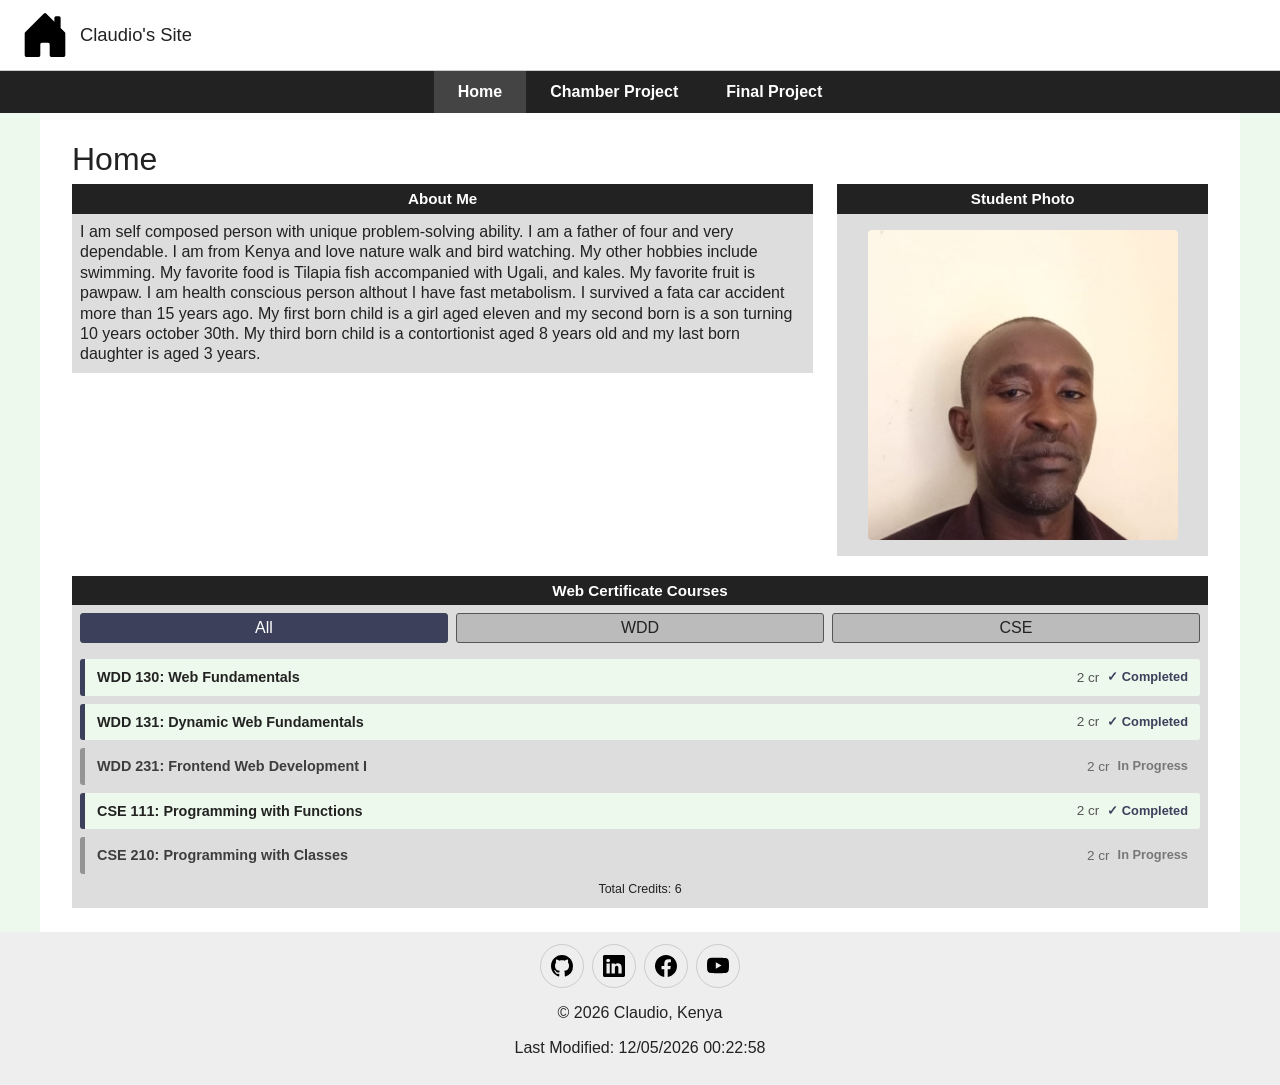
<file: index.html>
<!DOCTYPE html>
<html lang="en">
<head>
    <meta charset="UTF-8">
    <meta name="viewport" content="width=device-width, initial-scale=1.0">
    <title>Claudio's Site</title>

    <link rel="stylesheet" href="styles/normalize.css">
    <link rel="stylesheet" href="styles/base.css">
    <link rel="stylesheet" href="styles/larger.css">
    <link rel="icon" href="favicon.ico">

    <!-- Open Graph meta tags for Facebook -->
    <meta property="og:title" content="Claudio's Site">
    <meta property="og:description" content="Home page of Claudio, a web development student from Kenya sharing his about me page and web certificate coursework.">
    <meta property="og:image" content="https://lolkipayangi.github.io/images/profile_compressed.jpg">
    <meta property="og:url" content="https://lolkipayangi.github.io/index.html">
</head>

<body>
    <header>
        <div class="logo">
            <img src="images/home.svg" alt="Site logo" width="512" height="512">
            <span>Claudio's Site</span>
        </div>

        <button class="hamburger" id="menuToggle" aria-label="Open menu" aria-expanded="false"></button>
    </header>

    <!-- substitute for "desktop-links" -->
    <nav class="navigation">
        <ul>
            <li class="current"><a href="index.html" aria-current="page">Home</a></li>
            <li><a href="chamber/index.html">Chamber Project</a></li>
            <li><a href="project/trails.html">Final Project</a></li>
        </ul>
    </nav>
    

    <main>
        <h1>Home</h1>

        <section class="content-grid">
            <div class="about-section">
                <h2>About Me</h2>
                <div class="about-content">
                    <p>
                        I am self composed person with unique problem-solving 
                        ability. I am a father of four and very dependable. 
                        I am from Kenya and love nature walk and bird watching. 
                        My other hobbies include swimming. My favorite food is 
                        Tilapia fish accompanied with Ugali, and kales. My favorite 
                        fruit is pawpaw. I am health conscious person althout I have
                        fast metabolism. I survived a fata car accident more than 
                        15 years ago. My first born child is a girl aged eleven and 
                        my second born is a son turning 10 years october 30th. My third
                        born child is a contortionist aged 8 years old and my last
                        born daughter is aged 3 years. 
                    </p>
                </div>
            </div>

            <div class="photo-section">
                <h2>Student Photo</h2>
                <div class="photo-container">
                    <img src="images/profile_compressed.jpg" alt="Student photo">
                </div>
            </div>
        </section>

        <section class="courses-section">
            <h2>Web Certificate Courses</h2>

            <div class="course-buttons">
                <button type="button" id="all-btn" class="active">All</button>
                <button type="button" id="wdd-btn">WDD</button>
                <button type="button" id="cse-btn">CSE</button>
            </div>


            <div id="course-list"></div>

            <p class="course-count">
                Total Credits: <span id="total-credits">0</span>
            </p>
        </section>
    </main>

    <footer>
        <div class="social">
            <a href="https://github.com/lolkipayangi" target="_blank">
                <img src="images/github.svg" alt="GitHub" width="16" height="16">
            </a>
            <a href="https://www.linkedin.com/in/lolkipayangi/" target="_blank">
                <img src="images/linkedin.svg" alt="LinkedIn" width="16" height="16">
            </a>
            <a href="https://www.facebook.com/lolkipayangi" target="_blank">
                <img src="images/facebook.svg" alt="Facebook" width="16" height="16">
            </a>
            <a href="https://www.youtube.com/lolkipayangi" target="_blank">
                <img src="images/youtube.svg" alt="YouTube" width="16" height="16">
            </a>
        </div>

        <p>&copy; <span id="currentyear"></span> Claudio, Kenya</p>
        <p id="lastModified"></p>
        
    </footer>

    <script src="scripts/navigation.js"></script>
    <script src="scripts/courselist.js"></script>
</body>
</html>
</file>
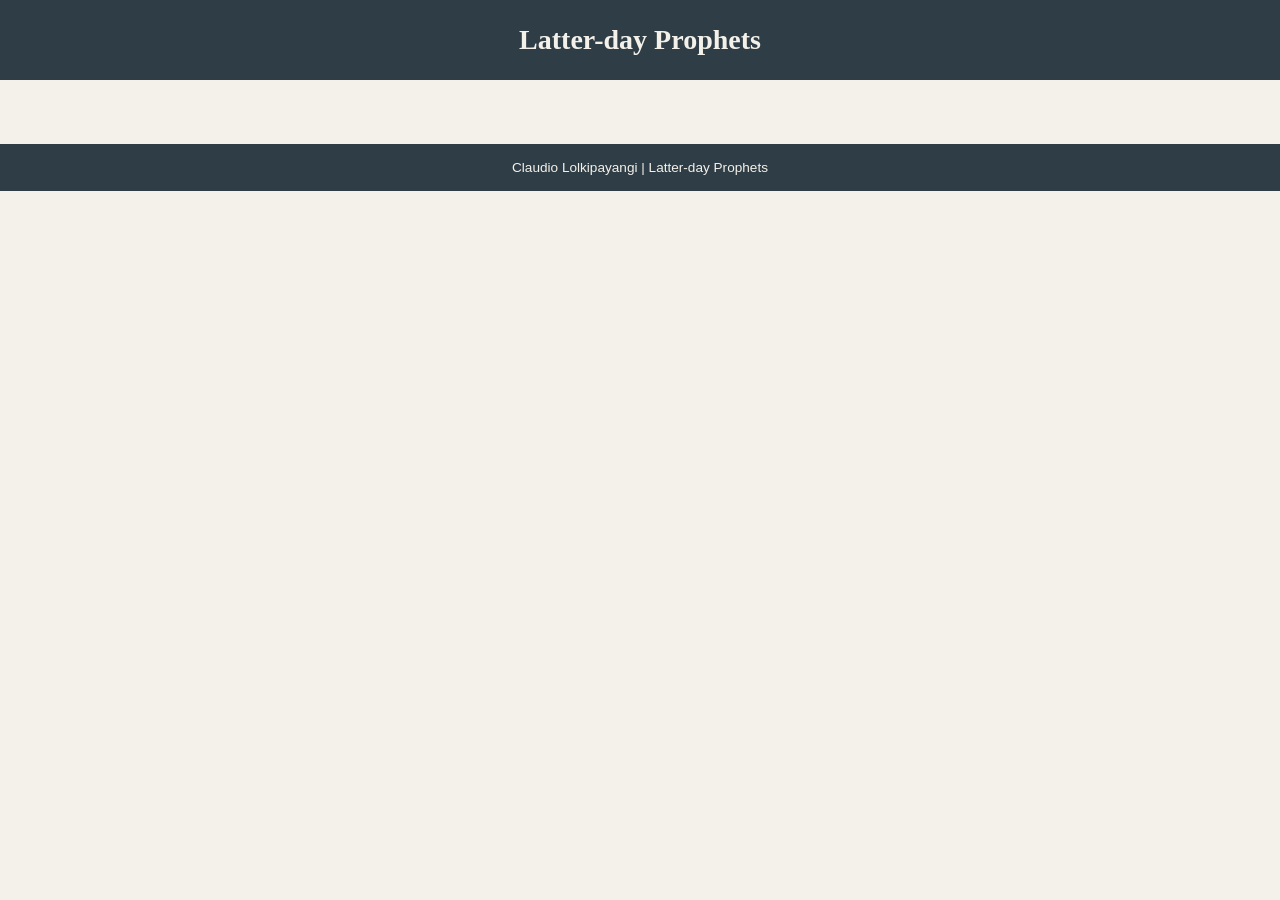
<file: prophets.html>
<!DOCTYPE html>
<html lang="en">
<head>
    <meta charset="UTF-8">
    <meta name="viewport" content="width=device-width, initial-scale=1.0">
    <title>Claudio's Site</title>

    <link rel="stylesheet" href="styles/prophets.css">
    <script src="scripts/prophets.js" defer></script>
    <link rel="icon" href="favicon.ico">

    <!-- Open Graph meta tags for Facebook -->
    <meta property="og:title" content="Claudio's Site">
    <meta property="og:description" content="Home page of Claudio, a web development student from Kenya sharing his about me page and web certificate coursework.">
    <meta property="og:image" content="https://lolkipayangi.github.io/images/profile_compressed.jpg">
    <meta property="og:url" content="https://lolkipayangi.github.io/index.html">
</head>

<body>
    <header>
        <h1>Latter-day Prophets</h1>
    </header> 
    <main>
        <div id="cards"></div>
    </main>

    <footer>Claudio Lolkipayangi | Latter-day Prophets
    </footer>

</body>
</html>
</file>
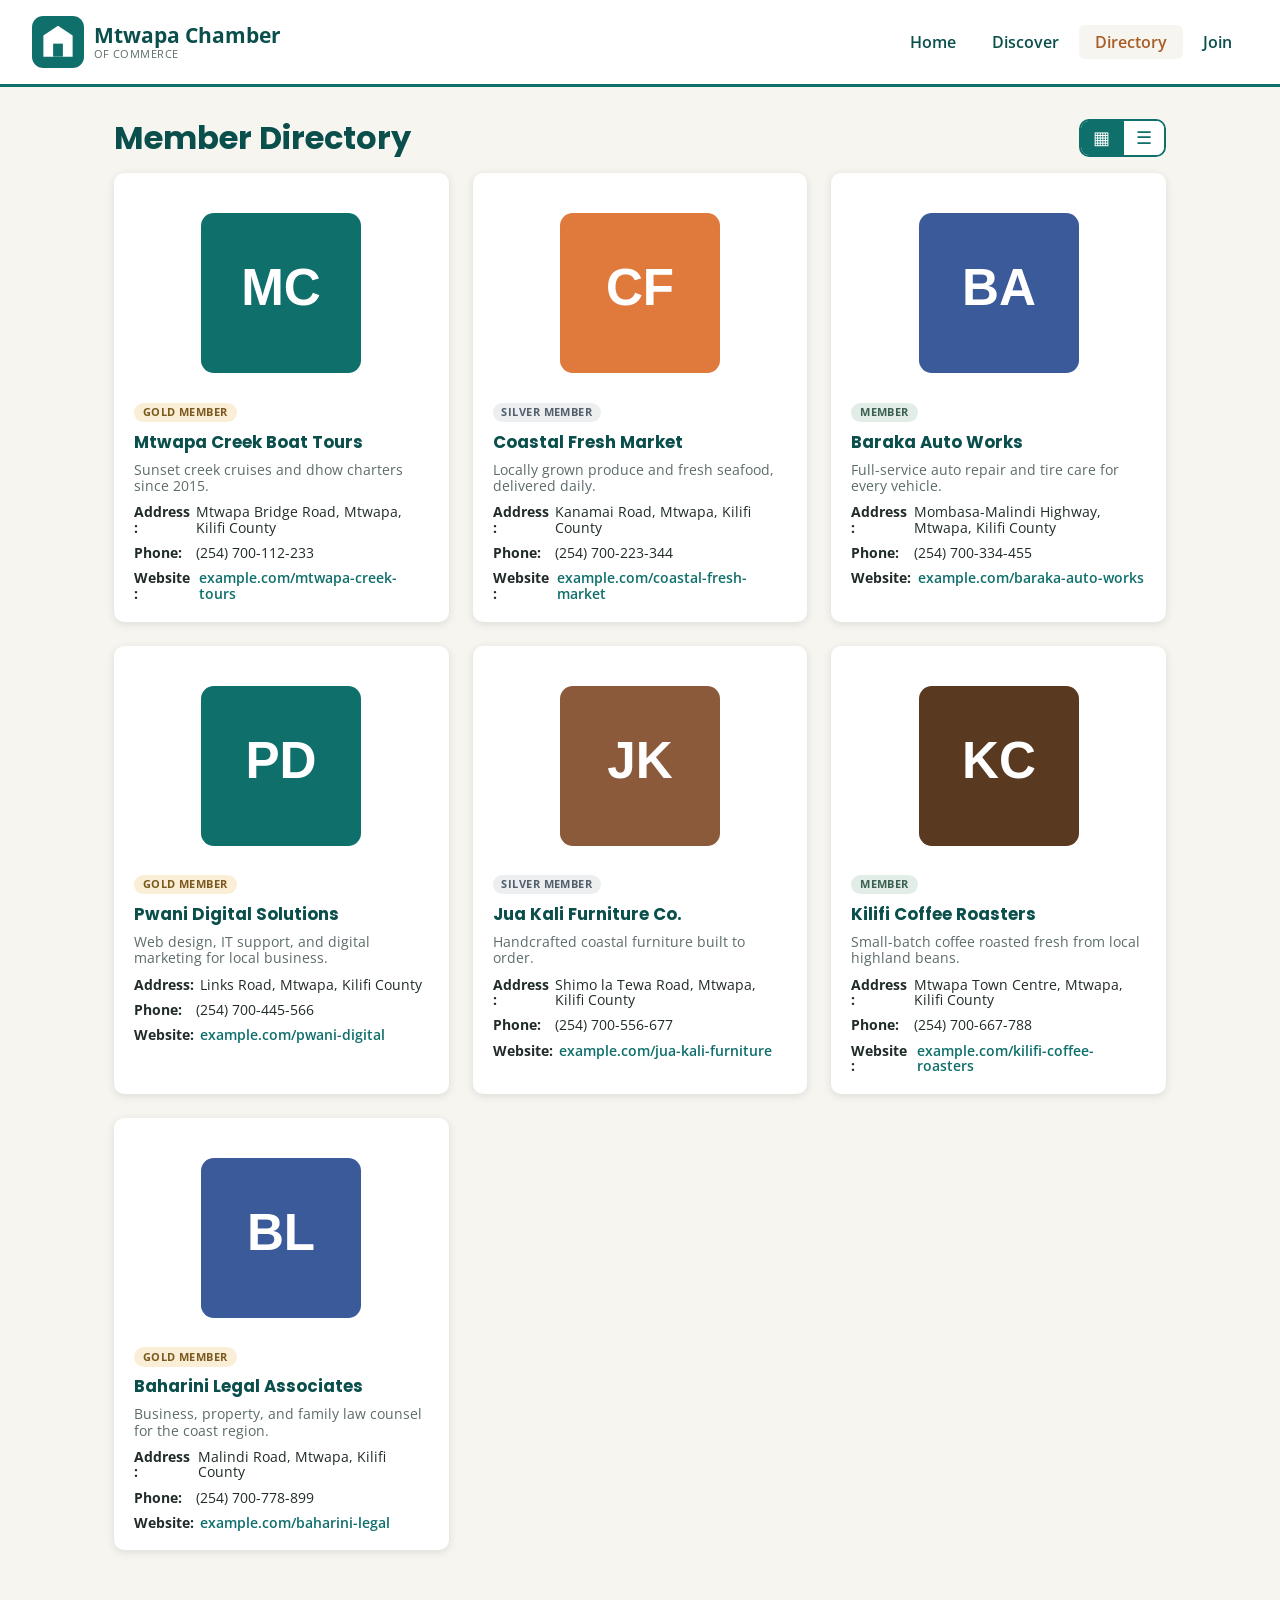
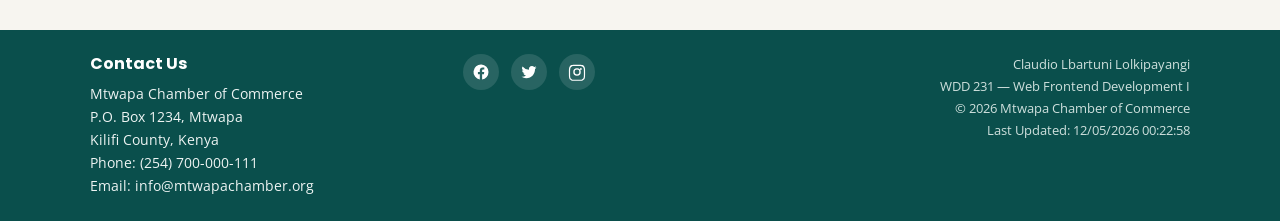
<file: chamber/directory.html>
<!DOCTYPE html>
<html lang="en">

<head>
  <meta charset="UTF-8">
  <meta name="viewport" content="width=device-width, initial-scale=1.0">

  <!-- Standard meta content -->
  <title>Business Directory | Mtwapa Chamber of Commerce</title>
  <meta name="description"
    content="Browse the directory of local businesses and organizations that belong to the Mtwapa Chamber of Commerce.">
  <meta name="author" content="Claudio Lbartuni Lolkipayangi">

  <!-- Favicon -->
  <link rel="icon" type="image/svg+xml" href="images/favicon.svg">

  <!-- Facebook / Open Graph meta tags -->
  <meta property="og:title" content="Business Directory | Mtwapa Chamber of Commerce">
  <meta property="og:description"
    content="Browse the directory of local businesses and organizations that belong to the Mtwapa Chamber of Commerce.">
  <meta property="og:image" content="https://lolkipayangi.github.io/wdd231/chamber/images/directory-social.jpg">
  <meta property="og:url" content="https://lolkipayangi.github.io/wdd231/chamber/directory.html">
  <meta property="og:type" content="website">

  <!-- Fonts -->
  <link rel="preconnect" href="https://fonts.googleapis.com">
  <link rel="preconnect" href="https://fonts.gstatic.com" crossorigin>
  <link href="https://fonts.googleapis.com/css2?family=Poppins:wght@600;700&family=Open+Sans:wght@400;600&display=swap"
    rel="stylesheet">

  <!-- Stylesheets: normalize first, then mobile-first small.css, then larger.css -->
  <link rel="stylesheet" href="styles/normalize.css">
  <link rel="stylesheet" href="styles/small.css">
  <link rel="stylesheet" href="styles/larger.css">

  <script src="scripts/directory.js" defer></script>
</head>

<body>

  <header class="site-header">
    <div class="site-branding">
      <img src="images/logo.svg" alt="Mtwapa Chamber of Commerce logo">
      <p class="site-title">Mtwapa Chamber<span>of Commerce</span></p>
    </div>

    <button id="navToggle" class="nav-toggle" aria-label="Toggle navigation menu" aria-expanded="false"
      aria-controls="primaryNav">
      <span></span>
      <span></span>
      <span></span>
    </button>

    <nav class="primary-nav" id="primaryNav">
      <ul>
        <li><a href="index.html">Home</a></li>
        <li><a href="discover.html">Discover</a></li>
        <li><a href="directory.html" aria-current="page">Directory</a></li>
        <li><a href="join.html">Join</a></li>
      </ul>
    </nav>
  </header>

  <main>
    <div class="page-heading">
      <h1>Member Directory</h1>
      <div class="view-toggle" role="group" aria-label="Toggle directory view">
        <button id="gridViewBtn" class="active" type="button" aria-pressed="true" title="Grid view"
          aria-label="Grid view">&#9638;</button>
        <button id="listViewBtn" type="button" aria-pressed="false" title="List view"
          aria-label="List view">&#9776;</button>
      </div>
    </div>

    <section id="directory" aria-live="polite">
      <p class="directory-loading">Loading member businesses&hellip;</p>
    </section>
  </main>

  <footer class="site-footer">
    <div class="footer-wrap">

      <div class="footer-contact">
        <h2>Contact Us</h2>
        <address>
          Mtwapa Chamber of Commerce<br>
          P.O. Box 1234, Mtwapa<br>
          Kilifi County, Kenya<br>
          Phone: (254) 700-000-111<br>
          Email: info@mtwapachamber.org
        </address>
      </div>

      <div class="footer-social">
        <a href="https://facebook.com" target="_blank" rel="noopener" aria-label="Facebook">
          <svg viewBox="0 0 24 24" aria-hidden="true">
            <path
              d="M22 12a10 10 0 1 0-11.6 9.9v-7H7.9V12h2.5V9.8c0-2.5 1.5-3.9 3.8-3.9 1.1 0 2.2.2 2.2.2v2.5h-1.3c-1.2 0-1.6.8-1.6 1.6V12h2.8l-.4 2.9h-2.4v7A10 10 0 0 0 22 12z" />
          </svg>
        </a>
        <a href="https://twitter.com" target="_blank" rel="noopener" aria-label="Twitter">
          <svg viewBox="0 0 24 24" aria-hidden="true">
            <path
              d="M22 5.9c-.7.3-1.5.6-2.3.7.8-.5 1.5-1.3 1.8-2.3-.8.5-1.7.8-2.6 1a4.1 4.1 0 0 0-7 3.7A11.7 11.7 0 0 1 3.4 4.6a4.1 4.1 0 0 0 1.3 5.5c-.7 0-1.3-.2-1.9-.5v.1c0 2 1.4 3.6 3.3 4a4.1 4.1 0 0 1-1.9.1 4.1 4.1 0 0 0 3.8 2.8A8.2 8.2 0 0 1 2 18.4a11.6 11.6 0 0 0 6.3 1.8c7.5 0 11.7-6.3 11.7-11.7v-.5c.8-.6 1.5-1.3 2-2.1z" />
          </svg>
        </a>
        <a href="https://instagram.com" target="_blank" rel="noopener" aria-label="Instagram">
          <svg viewBox="0 0 24 24" aria-hidden="true">
            <path
              d="M12 2.2c3.2 0 3.6 0 4.9.1 1.2.1 2.1.3 2.6.5.7.3 1.1.6 1.6 1.1.5.5.8.9 1.1 1.6.2.5.4 1.4.5 2.6.1 1.3.1 1.7.1 4.9s0 3.6-.1 4.9c-.1 1.2-.3 2.1-.5 2.6-.3.7-.6 1.1-1.1 1.6-.5.5-.9.8-1.6 1.1-.5.2-1.4.4-2.6.5-1.3.1-1.7.1-4.9.1s-3.6 0-4.9-.1c-1.2-.1-2.1-.3-2.6-.5-.7-.3-1.1-.6-1.6-1.1-.5-.5-.8-.9-1.1-1.6-.2-.5-.4-1.4-.5-2.6-.1-1.3-.1-1.7-.1-4.9s0-3.6.1-4.9c.1-1.2.3-2.1.5-2.6.3-.7.6-1.1 1.1-1.6.5-.5.9-.8 1.6-1.1.5-.2 1.4-.4 2.6-.5C8.4 2.2 8.8 2.2 12 2.2zm0 1.8c-3.1 0-3.5 0-4.7.1-1 .1-1.6.2-2 .4-.5.2-.8.4-1.2.8-.4.4-.6.7-.8 1.2-.1.4-.3 1-.4 2-.1 1.2-.1 1.6-.1 4.7s0 3.5.1 4.7c.1 1 .2 1.6.4 2 .2.5.4.8.8 1.2.4.4.7.6 1.2.8.4.1 1 .3 2 .4 1.2.1 1.6.1 4.7.1s3.5 0 4.7-.1c1-.1 1.6-.2 2-.4.5-.2.8-.4 1.2-.8.4-.4.6-.7.8-1.2.1-.4.3-1 .4-2 .1-1.2.1-1.6.1-4.7s0-3.5-.1-4.7c-.1-1-.2-1.6-.4-2-.2-.5-.4-.8-.8-1.2-.4-.4-.7-.6-1.2-.8-.4-.1-1-.3-2-.4-1.2-.1-1.6-.1-4.7-.1zM12 7a5 5 0 1 1 0 10 5 5 0 0 1 0-10zm0 1.8a3.2 3.2 0 1 0 0 6.4 3.2 3.2 0 0 0 0-6.4zm5.2-2a1.2 1.2 0 1 1 0 2.4 1.2 1.2 0 0 1 0-2.4z" />
          </svg>
        </a>
      </div>

      <div class="footer-dev">
        <p>Claudio Lbartuni Lolkipayangi</p>
        <p>WDD 231 &mdash; Web Frontend Development I</p>
        <p>&copy; <span id="currentYear"></span> Mtwapa Chamber of Commerce</p>
        <p id="lastModified"></p>
      </div>

    </div>
  </footer>

</body>

</html>
</file>
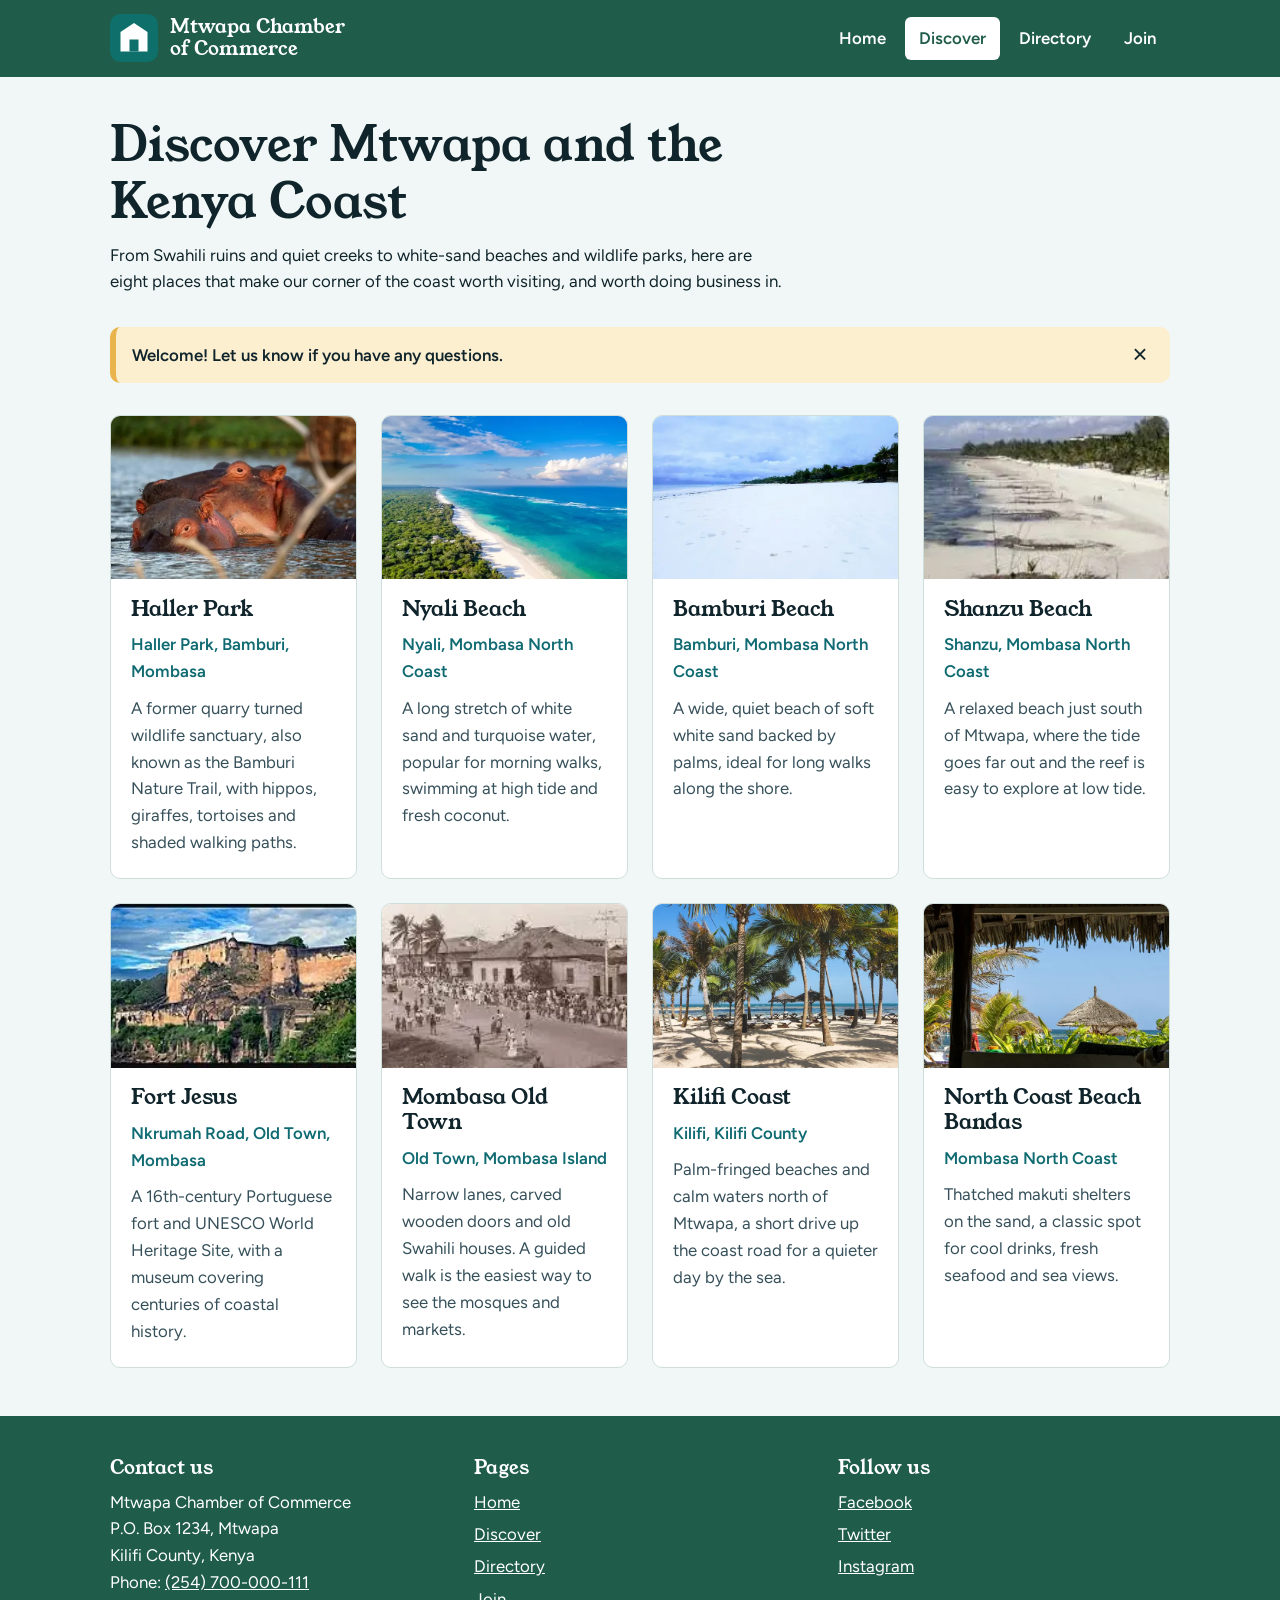
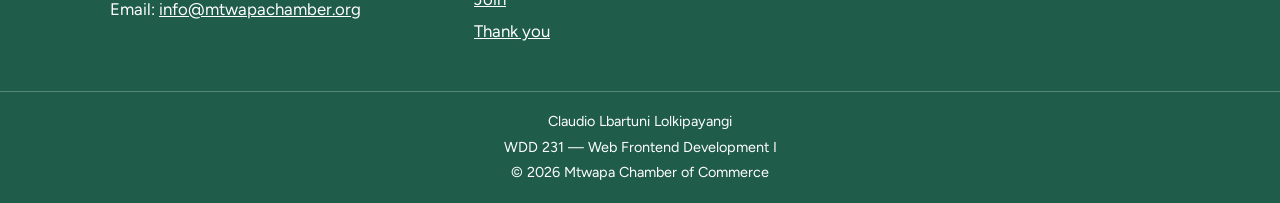
<file: chamber/discover.html>
<!DOCTYPE html>
<html lang="en">
<head>
  <meta charset="UTF-8">
  <meta name="viewport" content="width=device-width, initial-scale=1.0">
  <meta name="author" content="Claudio Lbartuni Lolkipayangi">
  <meta name="description" content="Explore heritage sites, beaches, creeks and wildlife around Mtwapa and the Kenya coast.">
  <meta property="og:type" content="website">
  <meta property="og:title" content="Discover Mtwapa | Mtwapa Chamber of Commerce">
  <meta property="og:description" content="Explore heritage sites, beaches, creeks and wildlife around Mtwapa and the Kenya coast.">
  <meta property="og:url" content="https://lolkipayangi.github.io/wdd231/chamber/discover.html">
  <meta property="og:image" content="https://lolkipayangi.github.io/wdd231/chamber/images/discover-social.jpg">
  <title>Discover Mtwapa | Mtwapa Chamber of Commerce</title>

  <link rel="icon" type="image/svg+xml" href="images/favicon.svg">

  <link rel="preconnect" href="https://fonts.googleapis.com">
  <link rel="preconnect" href="https://fonts.gstatic.com" crossorigin>
  <link href="https://fonts.googleapis.com/css2?family=Figtree:wght@400;600;700&family=Young+Serif&display=swap" rel="stylesheet">

  <link rel="stylesheet" href="styles/chamber-base.css">
  <link rel="stylesheet" href="styles/discover.css">
</head>

<body>
  <header class="site-header">
    <div class="header-inner">
      <a class="brand" href="index.html">
        <img src="images/logo.svg" alt="Mtwapa Chamber of Commerce logo" width="48" height="48">
        <span>Mtwapa Chamber<br>of Commerce</span>
      </a>
      <button class="nav-toggle" type="button" aria-expanded="false" aria-controls="site-nav" aria-label="Open menu">
        <span class="nav-bars" aria-hidden="true"></span>
      </button>
      <nav class="site-nav" id="site-nav" aria-label="Main">
        <ul>
          <li><a href="index.html">Home</a></li>
          <li><a href="discover.html" aria-current="page">Discover</a></li>
          <li><a href="directory.html">Directory</a></li>
          <li><a href="join.html">Join</a></li>
        </ul>
      </nav>
    </div>
  </header>

  <main id="main">
    <section class="page-intro" aria-labelledby="discover-title">
      <h1 id="discover-title">Discover Mtwapa and the Kenya Coast</h1>
      <p>From Swahili ruins and quiet creeks to white-sand beaches and wildlife parks, here are eight places that make our corner of the coast worth visiting, and worth doing business in.</p>
    </section>

    <aside id="visit-message" class="visit-note" aria-live="polite" hidden>
      <p id="visit-text"></p>
      <button type="button" id="dismiss-visit" aria-label="Dismiss visit message">&times;</button>
    </aside>

    <section class="places-wrap" aria-label="Places to visit">
      <div id="places" class="places">
        <p class="status">Loading places&hellip;</p>
      </div>
    </section>
  </main>

  <footer class="site-footer">
    <div class="footer-inner">
      <div>
        <h2>Contact us</h2>
        <address>
          Mtwapa Chamber of Commerce<br>
          P.O. Box 1234, Mtwapa<br>
          Kilifi County, Kenya<br>
          Phone: <a href="tel:+254700000111">(254) 700-000-111</a><br>
          Email: <a href="mailto:info@mtwapachamber.org">info@mtwapachamber.org</a>
        </address>
      </div>
      <div>
        <h2>Pages</h2>
        <ul>
          <li><a href="index.html">Home</a></li>
          <li><a href="discover.html">Discover</a></li>
          <li><a href="directory.html">Directory</a></li>
          <li><a href="join.html">Join</a></li>
          <li><a href="thankyou.html">Thank you</a></li>
        </ul>
      </div>
      <div>
        <h2>Follow us</h2>
        <ul>
          <li><a href="https://facebook.com" target="_blank" rel="noopener">Facebook</a></li>
          <li><a href="https://twitter.com" target="_blank" rel="noopener">Twitter</a></li>
          <li><a href="https://instagram.com" target="_blank" rel="noopener">Instagram</a></li>
        </ul>
      </div>
    </div>
    <div class="credit">
      <p>Claudio Lbartuni Lolkipayangi</p>
      <p>WDD 231 &mdash; Web Frontend Development I</p>
      <p>&copy; <span id="year"></span> Mtwapa Chamber of Commerce</p>
    </div>
  </footer>

  <script src="scripts/nav.js" type="module"></script>
  <script src="scripts/discover.js" type="module"></script>
</body>
</html>
</file>
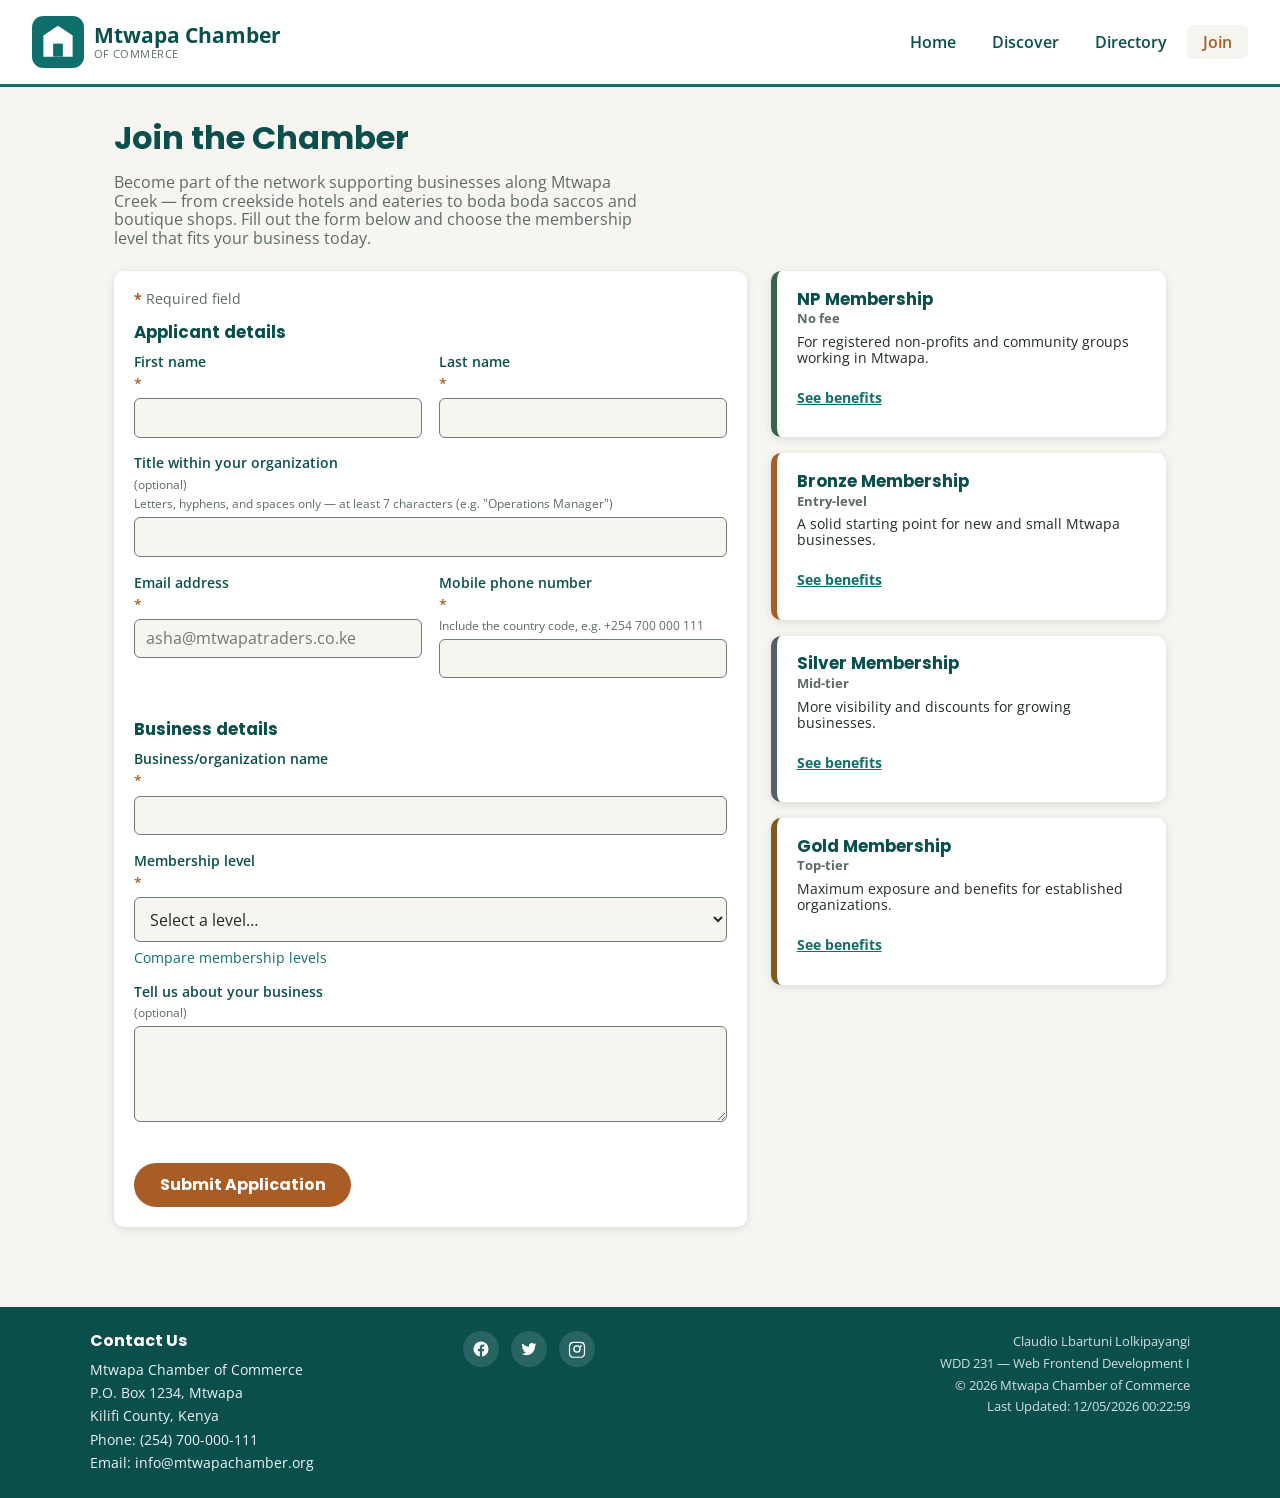
<file: chamber/join.html>
<!DOCTYPE html>
<html lang="en">
<head>
  <meta charset="UTF-8">
  <meta name="viewport" content="width=device-width, initial-scale=1.0">

  <!-- Standard meta content -->
  <title>Join the Chamber | Mtwapa Chamber of Commerce</title>
  <meta name="description" content="Apply for membership with the Mtwapa Chamber of Commerce and choose the level that fits your business.">
  <meta name="author" content="Claudio Lbartuni Lolkipayangi">

  <!-- Favicon -->
  <link rel="icon" type="image/svg+xml" href="images/favicon.svg">

  <!-- Facebook / Open Graph meta tags -->
  <meta property="og:title" content="Join the Chamber | Mtwapa Chamber of Commerce">
  <meta property="og:description" content="Apply for membership with the Mtwapa Chamber of Commerce and choose the level that fits your business.">
  <meta property="og:image" content="https://lolkipayangi.github.io/wdd231/chamber/images/join-social.jpg">
  <meta property="og:url" content="https://lolkipayangi.github.io/wdd231/chamber/join.html">
  <meta property="og:type" content="website">

  <!-- Fonts -->
  <link rel="preconnect" href="https://fonts.googleapis.com">
  <link rel="preconnect" href="https://fonts.gstatic.com" crossorigin>
  <link href="https://fonts.googleapis.com/css2?family=Poppins:wght@600;700&family=Open+Sans:wght@400;600&display=swap" rel="stylesheet">

  <!-- Stylesheets: normalize first, then mobile-first small.css, then larger.css -->
  <link rel="stylesheet" href="styles/normalize.css">
  <link rel="stylesheet" href="styles/small.css">
  <link rel="stylesheet" href="styles/larger.css">

  <script src="scripts/join.js" defer></script>
</head>
<body>

  <header class="site-header">
    <div class="site-branding">
      <img src="images/logo.svg" alt="Mtwapa Chamber of Commerce logo">
      <p class="site-title">Mtwapa Chamber<span>of Commerce</span></p>
    </div>

    <button id="navToggle" class="nav-toggle" aria-label="Toggle navigation menu" aria-expanded="false" aria-controls="primaryNav">
      <span></span>
      <span></span>
      <span></span>
    </button>

    <nav class="primary-nav" id="primaryNav">
      <ul>
        <li><a href="index.html">Home</a></li>
        <li><a href="discover.html">Discover</a></li>
        <li><a href="directory.html">Directory</a></li>
        <li><a href="join.html" aria-current="page">Join</a></li>
      </ul>
    </nav>
  </header>

  <main>
    <div class="page-heading">
      <h1>Join the Chamber</h1>
    </div>
    <p class="page-lede">Become part of the network supporting businesses along Mtwapa Creek &mdash; from creekside hotels and eateries to boda boda saccos and boutique shops. Fill out the form below and choose the membership level that fits your business today.</p>

    <div class="join-layout">

      <!-- ===================== FORM ===================== -->
      <form class="join-form" method="get" action="thankyou.html">

        <p class="form-note"><span class="req" aria-hidden="true">*</span> Required field</p>

        <fieldset>
          <legend>Applicant details</legend>

          <div class="form-row">
            <label class="form-field" for="firstName">
              First name <span class="req" aria-hidden="true">*</span>
              <input
                type="text"
                id="firstName"
                name="firstName"
                title="Enter your first name"
                autocomplete="given-name"
                required>
            </label>

            <label class="form-field" for="lastName">
              Last name <span class="req" aria-hidden="true">*</span>
              <input
                type="text"
                id="lastName"
                name="lastName"
                title="Enter your last name"
                autocomplete="family-name"
                required>
            </label>
          </div>

          <label class="form-field" for="orgTitle">
            Title within your organization <span class="optional">(optional)</span>
            <span class="field-hint">Letters, hyphens, and spaces only &mdash; at least 7 characters (e.g. "Operations Manager")</span>
            <input
              type="text"
              id="orgTitle"
              name="orgTitle"
              title="Your job title &mdash; letters, hyphens, and spaces only, minimum 7 characters"
              autocomplete="organization-title"
              pattern="[A-Za-z\-\s]{7,}">
          </label>

          <div class="form-row">
            <label class="form-field" for="email">
              Email address <span class="req" aria-hidden="true">*</span>
              <input
                type="email"
                id="email"
                name="email"
                title="Enter your email address"
                autocomplete="email"
                placeholder="asha@mtwapatraders.co.ke"
                required>
            </label>

            <label class="form-field" for="mobilePhone">
              Mobile phone number <span class="req" aria-hidden="true">*</span>
              <span class="field-hint">Include the country code, e.g. +254 700 000 111</span>
              <input
                type="tel"
                id="mobilePhone"
                name="mobilePhone"
                title="Enter your mobile phone number"
                autocomplete="tel"
                required>
            </label>
          </div>
        </fieldset>

        <fieldset>
          <legend>Business details</legend>

          <label class="form-field" for="businessName">
            Business/organization name <span class="req" aria-hidden="true">*</span>
            <input
              type="text"
              id="businessName"
              name="businessName"
              title="Enter your business or organization's name"
              autocomplete="organization"
              required>
          </label>

          <label class="form-field" for="membershipLevel">
            Membership level <span class="req" aria-hidden="true">*</span>
            <select id="membershipLevel" name="membershipLevel" title="Choose a membership level" required>
              <option value="" selected disabled>Select a level&hellip;</option>
              <option value="np">NP Membership (non-profit, no fee)</option>
              <option value="bronze">Bronze Membership</option>
              <option value="silver">Silver Membership</option>
              <option value="gold">Gold Membership</option>
            </select>
          </label>
          <p class="form-link-row"><a href="#membership-cards">Compare membership levels</a></p>

          <label class="form-field" for="businessDescription">
            Tell us about your business <span class="optional">(optional)</span>
            <textarea
              id="businessDescription"
              name="businessDescription"
              title="Briefly describe your business or organization"></textarea>
          </label>
        </fieldset>

        <!-- Hidden timestamp, filled in by scripts/join.js on page load -->
        <input type="hidden" name="timestamp" id="timestamp">

        <button type="submit" class="submit-btn">Submit Application</button>
      </form>

      <!-- ===================== MEMBERSHIP CARDS ===================== -->
      <div class="membership-cards" id="membership-cards">

        <section class="tier-card tier-card--np">
          <h2>NP Membership</h2>
          <p class="tier-price">No fee</p>
          <p>For registered non-profits and community groups working in Mtwapa.</p>
          <button class="modal-link" type="button" data-modal-target="modal-np" aria-label="See NP Membership benefits">See benefits</button>
        </section>

        <section class="tier-card tier-card--bronze">
          <h2>Bronze Membership</h2>
          <p class="tier-price">Entry-level</p>
          <p>A solid starting point for new and small Mtwapa businesses.</p>
          <button class="modal-link" type="button" data-modal-target="modal-bronze" aria-label="See Bronze Membership benefits">See benefits</button>
        </section>

        <section class="tier-card tier-card--silver">
          <h2>Silver Membership</h2>
          <p class="tier-price">Mid-tier</p>
          <p>More visibility and discounts for growing businesses.</p>
          <button class="modal-link" type="button" data-modal-target="modal-silver" aria-label="See Silver Membership benefits">See benefits</button>
        </section>

        <section class="tier-card tier-card--gold">
          <h2>Gold Membership</h2>
          <p class="tier-price">Top-tier</p>
          <p>Maximum exposure and benefits for established organizations.</p>
          <button class="modal-link" type="button" data-modal-target="modal-gold" aria-label="See Gold Membership benefits">See benefits</button>
        </section>

      </div>
    </div>
  </main>

  <!-- ===================== BENEFIT MODALS ===================== -->
  <dialog class="benefits-modal" id="modal-np" aria-labelledby="modal-np-title">
    <div class="modal-inner">
      <h2 id="modal-np-title">NP Membership benefits</h2>
      <ul>
        <li>Free listing in the online business directory</li>
        <li>Invitations to community and networking events</li>
        <li>Access to chamber training workshops</li>
        <li>Use of the chamber meeting hall for outreach events</li>
      </ul>
      <button class="modal-close" type="button">Close</button>
    </div>
  </dialog>

  <dialog class="benefits-modal" id="modal-bronze" aria-labelledby="modal-bronze-title">
    <div class="modal-inner">
      <h2 id="modal-bronze-title">Bronze Membership benefits</h2>
      <ul>
        <li>Standard listing in the online business directory</li>
        <li>Invitations to community and networking events</li>
        <li>10% discount on chamber-hosted training sessions</li>
        <li>Monthly chamber newsletter feature eligibility</li>
      </ul>
      <button class="modal-close" type="button">Close</button>
    </div>
  </dialog>

  <dialog class="benefits-modal" id="modal-silver" aria-labelledby="modal-silver-title">
    <div class="modal-inner">
      <h2 id="modal-silver-title">Silver Membership benefits</h2>
      <ul>
        <li>Enhanced directory listing with photos and links</li>
        <li>20% discount on chamber events and training</li>
        <li>Quarterly spotlight placement on the chamber home page</li>
        <li>Priority booking for the chamber meeting hall</li>
      </ul>
      <button class="modal-close" type="button">Close</button>
    </div>
  </dialog>

  <dialog class="benefits-modal" id="modal-gold" aria-labelledby="modal-gold-title">
    <div class="modal-inner">
      <h2 id="modal-gold-title">Gold Membership benefits</h2>
      <ul>
        <li>Premium directory listing at the top of search results</li>
        <li>Free entry to all chamber events and training sessions</li>
        <li>Monthly spotlight placement on the chamber home page</li>
        <li>Dedicated chamber advocacy for permits and licensing support</li>
      </ul>
      <button class="modal-close" type="button">Close</button>
    </div>
  </dialog>

  <footer class="site-footer">
    <div class="footer-wrap">

      <div class="footer-contact">
        <h2>Contact Us</h2>
        <address>
          Mtwapa Chamber of Commerce<br>
          P.O. Box 1234, Mtwapa<br>
          Kilifi County, Kenya<br>
          Phone: (254) 700-000-111<br>
          Email: info@mtwapachamber.org
        </address>
      </div>

      <div class="footer-social">
        <a href="https://facebook.com" target="_blank" rel="noopener" aria-label="Facebook">
          <svg viewBox="0 0 24 24" aria-hidden="true"><path d="M22 12a10 10 0 1 0-11.6 9.9v-7H7.9V12h2.5V9.8c0-2.5 1.5-3.9 3.8-3.9 1.1 0 2.2.2 2.2.2v2.5h-1.3c-1.2 0-1.6.8-1.6 1.6V12h2.8l-.4 2.9h-2.4v7A10 10 0 0 0 22 12z"/></svg>
        </a>
        <a href="https://twitter.com" target="_blank" rel="noopener" aria-label="Twitter">
          <svg viewBox="0 0 24 24" aria-hidden="true"><path d="M22 5.9c-.7.3-1.5.6-2.3.7.8-.5 1.5-1.3 1.8-2.3-.8.5-1.7.8-2.6 1a4.1 4.1 0 0 0-7 3.7A11.7 11.7 0 0 1 3.4 4.6a4.1 4.1 0 0 0 1.3 5.5c-.7 0-1.3-.2-1.9-.5v.1c0 2 1.4 3.6 3.3 4a4.1 4.1 0 0 1-1.9.1 4.1 4.1 0 0 0 3.8 2.8A8.2 8.2 0 0 1 2 18.4a11.6 11.6 0 0 0 6.3 1.8c7.5 0 11.7-6.3 11.7-11.7v-.5c.8-.6 1.5-1.3 2-2.1z"/></svg>
        </a>
        <a href="https://instagram.com" target="_blank" rel="noopener" aria-label="Instagram">
          <svg viewBox="0 0 24 24" aria-hidden="true"><path d="M12 2.2c3.2 0 3.6 0 4.9.1 1.2.1 2.1.3 2.6.5.7.3 1.1.6 1.6 1.1.5.5.8.9 1.1 1.6.2.5.4 1.4.5 2.6.1 1.3.1 1.7.1 4.9s0 3.6-.1 4.9c-.1 1.2-.3 2.1-.5 2.6-.3.7-.6 1.1-1.1 1.6-.5.5-.9.8-1.6 1.1-.5.2-1.4.4-2.6.5-1.3.1-1.7.1-4.9.1s-3.6 0-4.9-.1c-1.2-.1-2.1-.3-2.6-.5-.7-.3-1.1-.6-1.6-1.1-.5-.5-.8-.9-1.1-1.6-.2-.5-.4-1.4-.5-2.6-.1-1.3-.1-1.7-.1-4.9s0-3.6.1-4.9c.1-1.2.3-2.1.5-2.6.3-.7.6-1.1 1.1-1.6.5-.5.9-.8 1.6-1.1.5-.2 1.4-.4 2.6-.5C8.4 2.2 8.8 2.2 12 2.2zm0 1.8c-3.1 0-3.5 0-4.7.1-1 .1-1.6.2-2 .4-.5.2-.8.4-1.2.8-.4.4-.6.7-.8 1.2-.1.4-.3 1-.4 2-.1 1.2-.1 1.6-.1 4.7s0 3.5.1 4.7c.1 1 .2 1.6.4 2 .2.5.4.8.8 1.2.4.4.7.6 1.2.8.4.1 1 .3 2 .4 1.2.1 1.6.1 4.7.1s3.5 0 4.7-.1c1-.1 1.6-.2 2-.4.5-.2.8-.4 1.2-.8.4-.4.6-.7.8-1.2.1-.4.3-1 .4-2 .1-1.2.1-1.6.1-4.7s0-3.5-.1-4.7c-.1-1-.2-1.6-.4-2-.2-.5-.4-.8-.8-1.2-.4-.4-.7-.6-1.2-.8-.4-.1-1-.3-2-.4-1.2-.1-1.6-.1-4.7-.1zM12 7a5 5 0 1 1 0 10 5 5 0 0 1 0-10zm0 1.8a3.2 3.2 0 1 0 0 6.4 3.2 3.2 0 0 0 0-6.4zm5.2-2a1.2 1.2 0 1 1 0 2.4 1.2 1.2 0 0 1 0-2.4z"/></svg>
        </a>
      </div>

      <div class="footer-dev">
        <p>Claudio Lbartuni Lolkipayangi</p>
        <p>WDD 231 &mdash; Web Frontend Development I</p>
        <p>&copy; <span id="currentYear"></span> Mtwapa Chamber of Commerce</p>
        <p id="lastModified"></p>
      </div>

    </div>
  </footer>

</body>
</html>
</file>
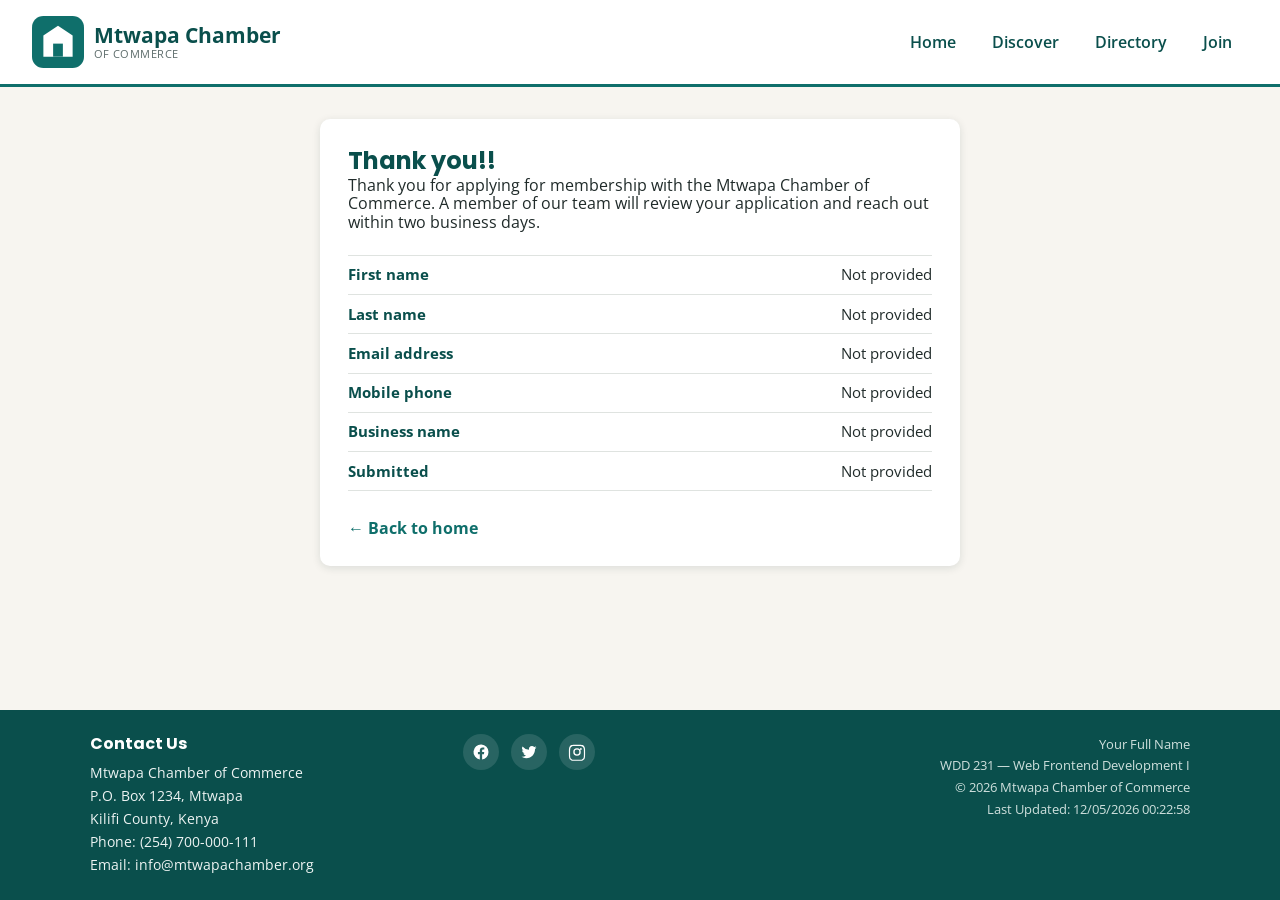
<file: chamber/thankyou.html>
<!DOCTYPE html>
<html lang="en">
<head>
  <meta charset="UTF-8">
  <meta name="viewport" content="width=device-width, initial-scale=1.0">

  <!-- Standard meta content -->
  <title>Thank You | Mtwapa Chamber of Commerce</title>
  <meta name="description" content="Confirmation page for new membership applications to the Mtwapa Chamber of Commerce.">
  <meta name="claudio" content="Lbartuni Claudio">

  <!-- Favicon -->
  <link rel="icon" type="image/svg+xml" href="images/favicon.svg">

  <!-- Facebook / Open Graph meta tags -->
  <meta property="og:title" content="Thank You | Mtwapa Chamber of Commerce">
  <meta property="og:description" content="Confirmation page for new membership applications to the Mtwapa Chamber of Commerce.">
  <meta property="og:image" content="https://yourusername.github.io/wdd231/chamber/images/join-social.jpg">
  <meta property="og:url" content="https://yourusername.github.io/wdd231/chamber/thankyou.html">
  <meta property="og:type" content="website">

  <!-- Fonts -->
  <link rel="preconnect" href="https://fonts.googleapis.com">
  <link rel="preconnect" href="https://fonts.gstatic.com" crossorigin>
  <link href="https://fonts.googleapis.com/css2?family=Poppins:wght@600;700&family=Open+Sans:wght@400;600&display=swap" rel="stylesheet">

  <!-- Stylesheets: normalize first, then mobile-first small.css, then larger.css -->
  <link rel="stylesheet" href="styles/normalize.css">
  <link rel="stylesheet" href="styles/small.css">
  <link rel="stylesheet" href="styles/larger.css">

  <script src="scripts/thankyou.js" defer></script>
</head>
<body>

  <header class="site-header">
    <div class="site-branding">
      <img src="images/logo.svg" alt="Mtwapa Chamber of Commerce logo">
      <p class="site-title">Mtwapa Chamber<span>of Commerce</span></p>
    </div>

    <button id="navToggle" class="nav-toggle" aria-label="Toggle navigation menu" aria-expanded="false" aria-controls="primaryNav">
      <span></span>
      <span></span>
      <span></span>
    </button>

    <nav class="primary-nav" id="primaryNav">
      <ul>
        <li><a href="index.html">Home</a></li>
        <li><a href="discover.html">Discover</a></li>
        <li><a href="directory.html">Directory</a></li>
        <li><a href="join.html">Join</a></li>
      </ul>
    </nav>
  </header>

  <main>
    <section class="confirmation">
      <h1>Thank you!!</h1>
      <p>Thank you for applying for membership with the Mtwapa Chamber of Commerce. A member of our team will review your application and reach out within two business days.</p>

      <ul class="summary-list" id="summaryList" aria-label="Submitted application details">
        <!-- Populated by scripts/thankyou.js from the URL query string -->
      </ul>

      <a class="back-link" href="index.html">&larr; Back to home</a>
    </section>
  </main>

  <footer class="site-footer">
    <div class="footer-wrap">

      <div class="footer-contact">
        <h2>Contact Us</h2>
        <address>
          Mtwapa Chamber of Commerce<br>
          P.O. Box 1234, Mtwapa<br>
          Kilifi County, Kenya<br>
          Phone: (254) 700-000-111<br>
          Email: info@mtwapachamber.org
        </address>
      </div>

      <div class="footer-social">
        <a href="https://facebook.com" target="_blank" rel="noopener" aria-label="Facebook">
          <svg viewBox="0 0 24 24" aria-hidden="true"><path d="M22 12a10 10 0 1 0-11.6 9.9v-7H7.9V12h2.5V9.8c0-2.5 1.5-3.9 3.8-3.9 1.1 0 2.2.2 2.2.2v2.5h-1.3c-1.2 0-1.6.8-1.6 1.6V12h2.8l-.4 2.9h-2.4v7A10 10 0 0 0 22 12z"/></svg>
        </a>
        <a href="https://twitter.com" target="_blank" rel="noopener" aria-label="Twitter">
          <svg viewBox="0 0 24 24" aria-hidden="true"><path d="M22 5.9c-.7.3-1.5.6-2.3.7.8-.5 1.5-1.3 1.8-2.3-.8.5-1.7.8-2.6 1a4.1 4.1 0 0 0-7 3.7A11.7 11.7 0 0 1 3.4 4.6a4.1 4.1 0 0 0 1.3 5.5c-.7 0-1.3-.2-1.9-.5v.1c0 2 1.4 3.6 3.3 4a4.1 4.1 0 0 1-1.9.1 4.1 4.1 0 0 0 3.8 2.8A8.2 8.2 0 0 1 2 18.4a11.6 11.6 0 0 0 6.3 1.8c7.5 0 11.7-6.3 11.7-11.7v-.5c.8-.6 1.5-1.3 2-2.1z"/></svg>
        </a>
        <a href="https://instagram.com" target="_blank" rel="noopener" aria-label="Instagram">
          <svg viewBox="0 0 24 24" aria-hidden="true"><path d="M12 2.2c3.2 0 3.6 0 4.9.1 1.2.1 2.1.3 2.6.5.7.3 1.1.6 1.6 1.1.5.5.8.9 1.1 1.6.2.5.4 1.4.5 2.6.1 1.3.1 1.7.1 4.9s0 3.6-.1 4.9c-.1 1.2-.3 2.1-.5 2.6-.3.7-.6 1.1-1.1 1.6-.5.5-.9.8-1.6 1.1-.5.2-1.4.4-2.6.5-1.3.1-1.7.1-4.9.1s-3.6 0-4.9-.1c-1.2-.1-2.1-.3-2.6-.5-.7-.3-1.1-.6-1.6-1.1-.5-.5-.8-.9-1.1-1.6-.2-.5-.4-1.4-.5-2.6-.1-1.3-.1-1.7-.1-4.9s0-3.6.1-4.9c.1-1.2.3-2.1.5-2.6.3-.7.6-1.1 1.1-1.6.5-.5.9-.8 1.6-1.1.5-.2 1.4-.4 2.6-.5C8.4 2.2 8.8 2.2 12 2.2zm0 1.8c-3.1 0-3.5 0-4.7.1-1 .1-1.6.2-2 .4-.5.2-.8.4-1.2.8-.4.4-.6.7-.8 1.2-.1.4-.3 1-.4 2-.1 1.2-.1 1.6-.1 4.7s0 3.5.1 4.7c.1 1 .2 1.6.4 2 .2.5.4.8.8 1.2.4.4.7.6 1.2.8.4.1 1 .3 2 .4 1.2.1 1.6.1 4.7.1s3.5 0 4.7-.1c1-.1 1.6-.2 2-.4.5-.2.8-.4 1.2-.8.4-.4.6-.7.8-1.2.1-.4.3-1 .4-2 .1-1.2.1-1.6.1-4.7s0-3.5-.1-4.7c-.1-1-.2-1.6-.4-2-.2-.5-.4-.8-.8-1.2-.4-.4-.7-.6-1.2-.8-.4-.1-1-.3-2-.4-1.2-.1-1.6-.1-4.7-.1zM12 7a5 5 0 1 1 0 10 5 5 0 0 1 0-10zm0 1.8a3.2 3.2 0 1 0 0 6.4 3.2 3.2 0 0 0 0-6.4zm5.2-2a1.2 1.2 0 1 1 0 2.4 1.2 1.2 0 0 1 0-2.4z"/></svg>
        </a>
      </div>

      <div class="footer-dev">
        <p>Your Full Name</p>
        <p>WDD 231 &mdash; Web Frontend Development I</p>
        <p>&copy; <span id="currentYear"></span> Mtwapa Chamber of Commerce</p>
        <p id="lastModified"></p>
      </div>

    </div>
  </footer>

</body>
</html>
</file>
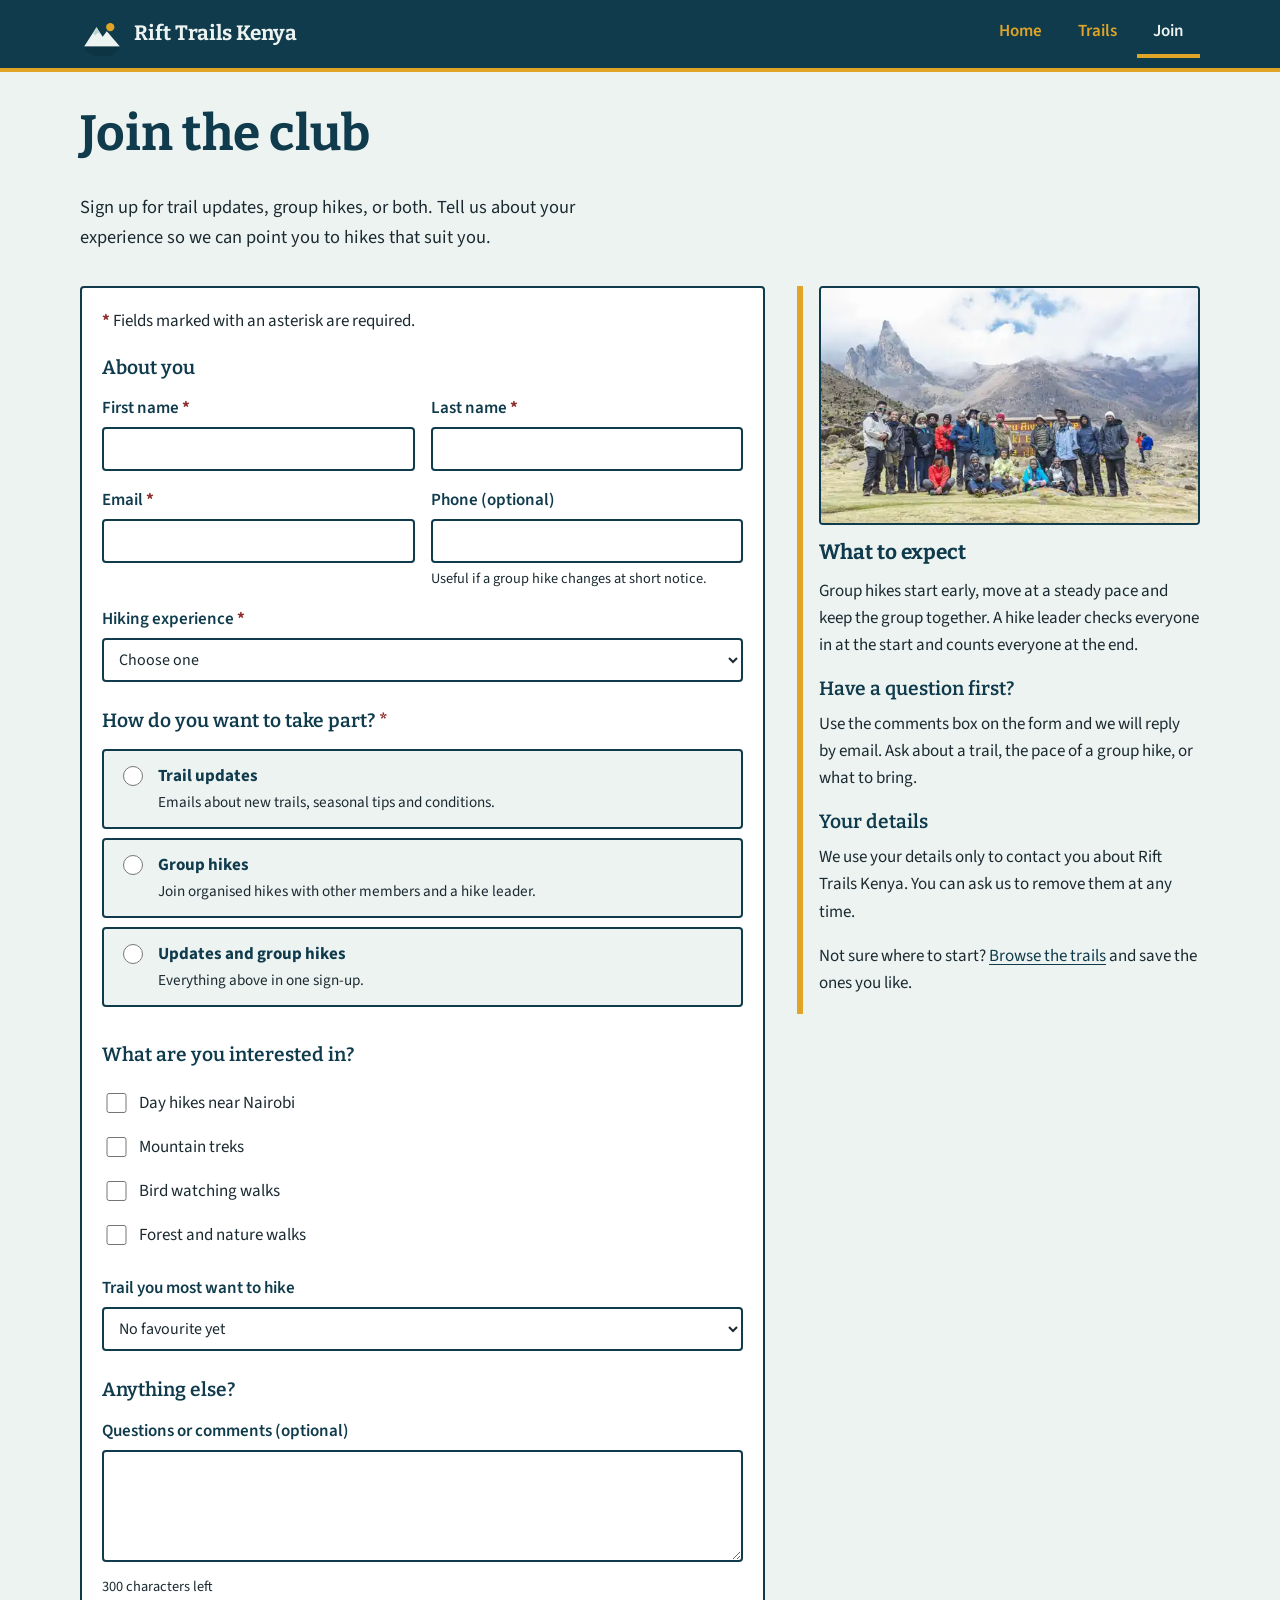
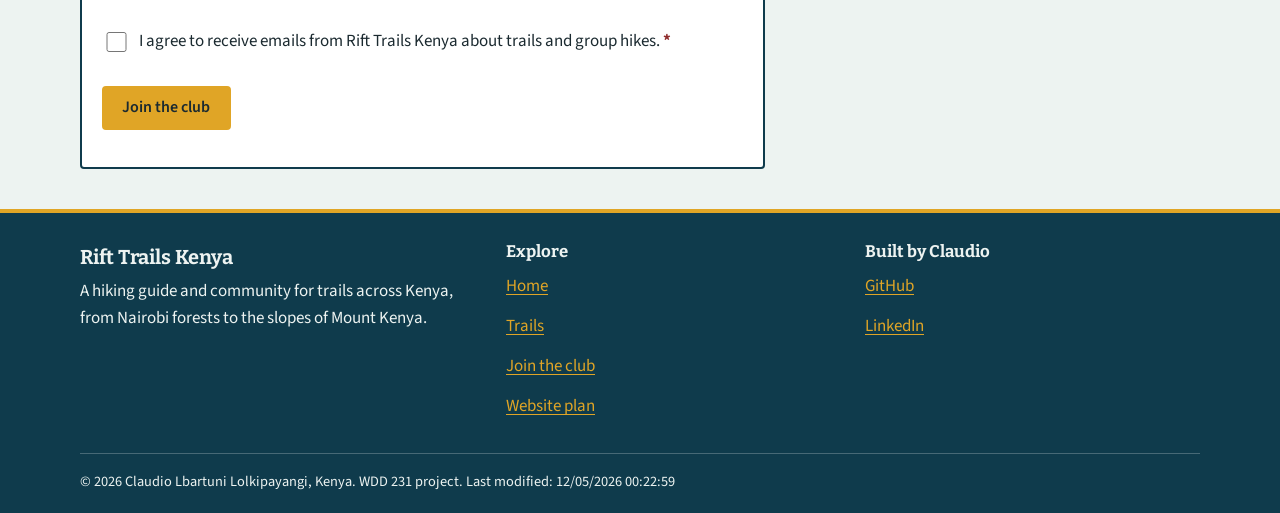
<file: project/join.html>
<!DOCTYPE html>
<html lang="en">
<head>
  <meta charset="utf-8">
  <meta name="viewport" content="width=device-width, initial-scale=1">
  <script>document.documentElement.classList.add('js');</script>
  <title>Join the club | Rift Trails Kenya</title>
  <meta name="description" content="Join Rift Trails Kenya for trail updates and group hikes. Tell us about your hiking experience and interests.">
  <meta name="author" content="Claudio Lbartuni Lolkipayangi">
  <meta name="theme-color" content="#0f3b4c">
  <meta property="og:type" content="website">
  <meta property="og:site_name" content="Rift Trails Kenya">
  <meta property="og:title" content="Join the club | Rift Trails Kenya">
  <meta property="og:description" content="Join Rift Trails Kenya for trail updates and group hikes. Tell us about your hiking experience and interests.">
  <meta property="og:url" content="https://lolkipayangi.github.io/project/join.html">
  <meta property="og:image" content="https://lolkipayangi.github.io/project/images/og-image.jpg">
  <meta property="og:image:width" content="1200">
  <meta property="og:image:height" content="630">
  <meta property="og:image:alt" content="Three hikers walking along a forest path, with the words Rift Trails Kenya.">
  <meta name="twitter:card" content="summary_large_image">
  <link rel="icon" href="favicon.svg" type="image/svg+xml">
  <link rel="preconnect" href="https://fonts.googleapis.com">
  <link rel="preconnect" href="https://fonts.gstatic.com" crossorigin>
  <link href="https://fonts.googleapis.com/css2?family=Bitter:wght@600;700&family=Source+Sans+3:wght@400;600&display=swap" rel="stylesheet">
  <link rel="stylesheet" href="styles/main.css">
</head>
<body>
  <a class="skip-link" href="#main">Skip to main content</a>
  <header class="site-header">
    <div class="header-inner">
      <a class="brand" href="index.html">
        <img src="images/logo.svg" alt="" width="44" height="44">
        <span>Rift Trails Kenya</span>
      </a>
      <button class="menu-toggle" id="menuToggle" type="button" aria-expanded="false" aria-controls="site-nav">
        <span class="visually-hidden">Menu</span>
        <span class="menu-icon" aria-hidden="true"></span>
      </button>
      <nav class="site-nav" id="site-nav" aria-label="Main">
      <ul>
        <li><a href="index.html">Home</a></li>
        <li><a href="trails.html">Trails</a></li>
        <li><a href="join.html" aria-current="page">Join</a></li>
      </ul>
      </nav>
    </div>
  </header>

  <main id="main">
    <div class="wrap">
      <div class="page-title">
        <h1>Join the club</h1>
        <p class="lede">Sign up for trail updates, group hikes, or both. Tell us about your experience so we can point you to hikes that suit you.</p>
      </div>

      <div class="form-layout">
        <form id="join-form" class="join-form" action="thankyou.html" method="get">
          <p><span class="req" aria-hidden="true">*</span> Fields marked with an asterisk are required.</p>

          <fieldset>
            <legend>About you</legend>
            <div class="form-row form-row--two">
              <div class="field">
                <label for="first_name">First name <span class="req" aria-hidden="true">*</span></label>
                <input type="text" id="first_name" name="first_name" required minlength="2" maxlength="40" autocomplete="given-name">
              </div>
              <div class="field">
                <label for="last_name">Last name <span class="req" aria-hidden="true">*</span></label>
                <input type="text" id="last_name" name="last_name" required minlength="2" maxlength="40" autocomplete="family-name">
              </div>
            </div>
            <div class="form-row form-row--two">
              <div class="field">
                <label for="email">Email <span class="req" aria-hidden="true">*</span></label>
                <input type="email" id="email" name="email" required autocomplete="email">
              </div>
              <div class="field">
                <label for="phone">Phone (optional)</label>
                <input type="tel" id="phone" name="phone" pattern="^\+?[0-9\s\-]{9,15}$" autocomplete="tel" aria-describedby="phone-hint">
                <span class="hint" id="phone-hint">Useful if a group hike changes at short notice.</span>
              </div>
            </div>
            <div class="field">
              <label for="experience">Hiking experience <span class="req" aria-hidden="true">*</span></label>
              <select id="experience" name="experience" required>
                <option value="">Choose one</option>
                <option value="new">New to hiking</option>
                <option value="beginner">A few easy hikes</option>
                <option value="regular">Regular day hiker</option>
                <option value="experienced">Experienced, including multi-day treks</option>
              </select>
            </div>
          </fieldset>

          <fieldset>
            <legend>How do you want to take part? <span class="req" aria-hidden="true">*</span></legend>
            <label class="choice">
              <input type="radio" name="level" value="updates" required>
              <span><strong>Trail updates</strong><span class="choice-note">Emails about new trails, seasonal tips and conditions.</span></span>
            </label>
            <label class="choice">
              <input type="radio" name="level" value="groups" required>
              <span><strong>Group hikes</strong><span class="choice-note">Join organised hikes with other members and a hike leader.</span></span>
            </label>
            <label class="choice">
              <input type="radio" name="level" value="both" required>
              <span><strong>Updates and group hikes</strong><span class="choice-note">Everything above in one sign-up.</span></span>
            </label>
          </fieldset>

          <fieldset>
            <legend>What are you interested in?</legend>
            <label class="check"><input type="checkbox" name="interests" value="near-nairobi"> Day hikes near Nairobi</label>
            <label class="check"><input type="checkbox" name="interests" value="mountains"> Mountain treks</label>
            <label class="check"><input type="checkbox" name="interests" value="birding"> Bird watching walks</label>
            <label class="check"><input type="checkbox" name="interests" value="forests"> Forest and nature walks</label>
            <div class="field field--spaced">
              <label for="trail">Trail you most want to hike</label>
              <select id="trail" name="trail">
                <option value="">No favourite yet</option>
              </select>
            </div>
          </fieldset>

          <fieldset>
            <legend>Anything else?</legend>
            <div class="field">
              <label for="message">Questions or comments (optional)</label>
              <textarea id="message" name="message" maxlength="300" aria-describedby="message-count"></textarea>
              <span class="hint" id="message-count">300 characters left</span>
            </div>
          </fieldset>

          <label class="check">
            <input type="checkbox" name="consent" value="yes" required>
            <span>I agree to receive emails from Rift Trails Kenya about trails and group hikes. <span class="req" aria-hidden="true">*</span></span>
          </label>

          <input type="hidden" id="timestamp" name="timestamp" value="">

          <p class="form-actions"><button type="submit" class="btn btn--primary">Join the club</button></p>
        </form>

        <aside class="side-panel" aria-labelledby="aside-title">
          <img class="side-photo" src="images/photos/join-group.webp" alt="A large group of hikers in jackets and hats poses together in front of a wooden sign, with jagged mountain peaks behind them." width="520" height="325" loading="lazy" decoding="async">
          <h2 id="aside-title">What to expect</h2>
          <p>Group hikes start early, move at a steady pace and keep the group together. A hike leader checks everyone in at the start and counts everyone at the end.</p>
          <h3>Have a question first?</h3>
          <p>Use the comments box on the form and we will reply by email. Ask about a trail, the pace of a group hike, or what to bring.</p>
          <h3>Your details</h3>
          <p>We use your details only to contact you about Rift Trails Kenya. You can ask us to remove them at any time.</p>
          <p>Not sure where to start? <a href="trails.html">Browse the trails</a> and save the ones you like.</p>
        </aside>
      </div>
    </div>
  </main>

  <footer class="site-footer">
    <div class="footer-inner">
      <div>
        <p class="footer-name">Rift Trails Kenya</p>
        <p>A hiking guide and community for trails across Kenya, from Nairobi forests to the slopes of Mount Kenya.</p>
      </div>
      <nav aria-label="Footer">
        <h2>Explore</h2>
        <ul>
          <li><a href="index.html">Home</a></li>
          <li><a href="trails.html">Trails</a></li>
          <li><a href="join.html">Join the club</a></li>
          <li><a href="siteplan.html">Website plan</a></li>
        </ul>
      </nav>
      <div>
        <h2>Built by Claudio</h2>
        <ul>
          <li><a href="https://github.com/lolkipayangi" target="_blank" rel="noopener noreferrer">GitHub<span class="visually-hidden"> (opens in a new tab)</span></a></li>
          <li><a href="https://www.linkedin.com/in/lolkipayangi/" target="_blank" rel="noopener noreferrer">LinkedIn<span class="visually-hidden"> (opens in a new tab)</span></a></li>
        </ul>
      </div>
      <p class="legal">&copy; <span id="currentyear">2026</span> Claudio Lbartuni Lolkipayangi, Kenya. WDD 231 project. <span id="lastModified"></span></p>
    </div>
  </footer>

  <script type="module" src="scripts/join.js"></script>
</body>
</html>
</file>
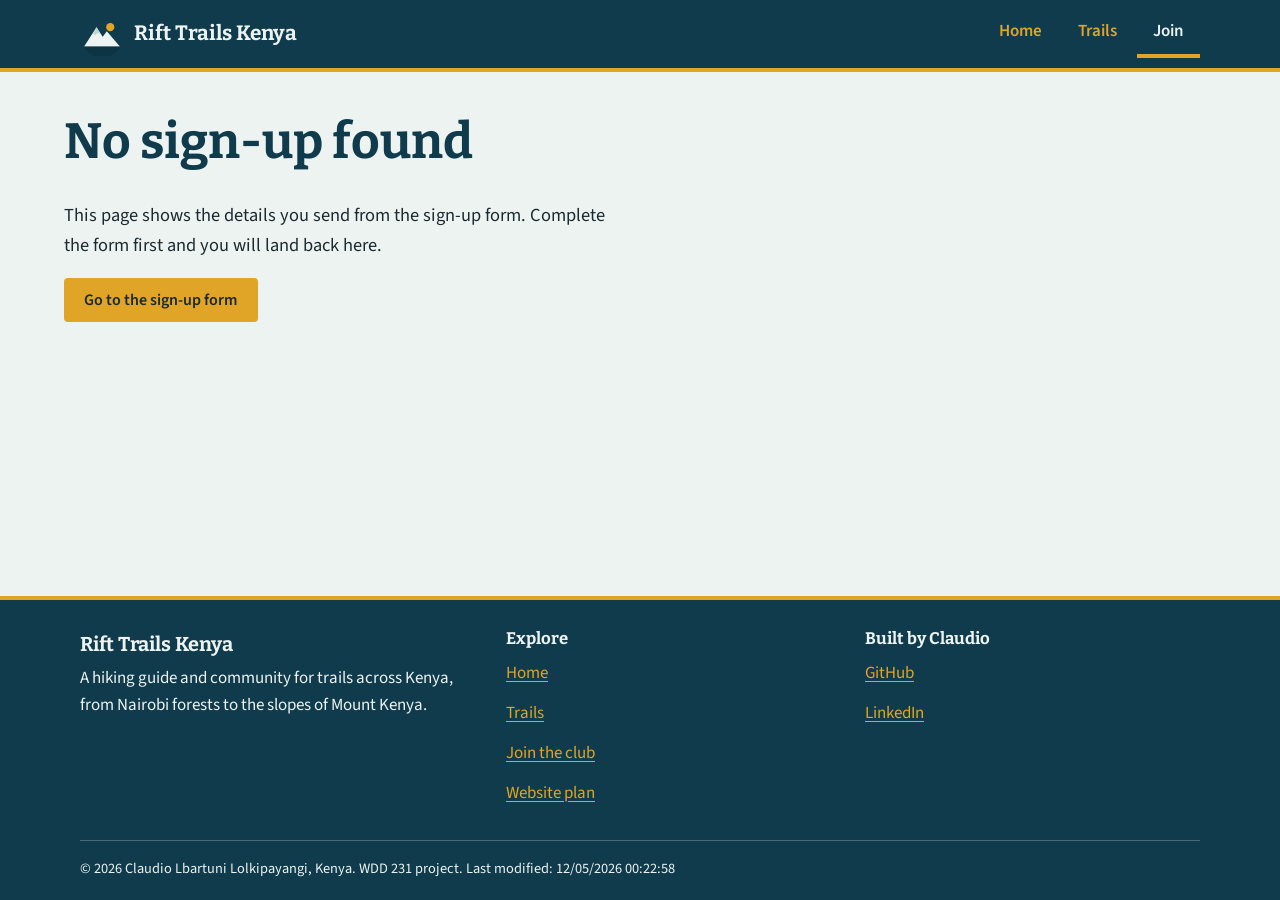
<file: project/thankyou.html>
<!DOCTYPE html>
<html lang="en">
<head>
  <meta charset="utf-8">
  <meta name="viewport" content="width=device-width, initial-scale=1">
  <script>document.documentElement.classList.add('js');</script>
  <title>Thank you | Rift Trails Kenya</title>
  <meta name="description" content="Confirmation of your Rift Trails Kenya sign-up.">
  <meta name="author" content="Claudio Lbartuni Lolkipayangi">
  <meta name="theme-color" content="#0f3b4c">
  <meta property="og:type" content="website">
  <meta property="og:site_name" content="Rift Trails Kenya">
  <meta property="og:title" content="Thank you | Rift Trails Kenya">
  <meta property="og:description" content="Confirmation of your Rift Trails Kenya sign-up.">
  <meta property="og:url" content="https://lolkipayangi.github.io/project/thankyou.html">
  <meta property="og:image" content="https://lolkipayangi.github.io/project/images/og-image.jpg">
  <meta property="og:image:width" content="1200">
  <meta property="og:image:height" content="630">
  <meta property="og:image:alt" content="Three hikers walking along a forest path, with the words Rift Trails Kenya.">
  <meta name="twitter:card" content="summary_large_image">
  <link rel="icon" href="favicon.svg" type="image/svg+xml">
  <link rel="preconnect" href="https://fonts.googleapis.com">
  <link rel="preconnect" href="https://fonts.gstatic.com" crossorigin>
  <link href="https://fonts.googleapis.com/css2?family=Bitter:wght@600;700&family=Source+Sans+3:wght@400;600&display=swap" rel="stylesheet">
  <link rel="stylesheet" href="styles/main.css">
</head>
<body>
  <a class="skip-link" href="#main">Skip to main content</a>
  <header class="site-header">
    <div class="header-inner">
      <a class="brand" href="index.html">
        <img src="images/logo.svg" alt="" width="44" height="44">
        <span>Rift Trails Kenya</span>
      </a>
      <button class="menu-toggle" id="menuToggle" type="button" aria-expanded="false" aria-controls="site-nav">
        <span class="visually-hidden">Menu</span>
        <span class="menu-icon" aria-hidden="true"></span>
      </button>
      <nav class="site-nav" id="site-nav" aria-label="Main">
      <ul>
        <li><a href="index.html">Home</a></li>
        <li><a href="trails.html">Trails</a></li>
        <li><a href="join.html" aria-current="true">Join</a></li>
      </ul>
      </nav>
    </div>
  </header>

  <main id="main">
    <div class="wrap section">
      <h1 id="thanks-heading">Thanks for signing up</h1>
      <p id="thanks-intro" class="lede">We have your details. Here is what you sent us.</p>

      <dl id="summary" class="summary-list"></dl>

      <section id="next-steps" aria-labelledby="next-title">
        <h2 id="next-title">What happens next</h2>
        <ul>
          <li>Watch your inbox for a welcome email from Rift Trails Kenya.</li>
          <li>Look through the <a href="trails.html">trail list</a> and save the hikes you want to try.</li>
          <li>Check the <a href="index.html">home page</a> to see which trails are in season this month.</li>
        </ul>
      </section>

      <div id="no-data" hidden>
        <p class="lede">This page shows the details you send from the sign-up form. Complete the form first and you will land back here.</p>
        <p><a class="btn btn--primary" href="join.html">Go to the sign-up form</a></p>
      </div>
    </div>
  </main>

  <footer class="site-footer">
    <div class="footer-inner">
      <div>
        <p class="footer-name">Rift Trails Kenya</p>
        <p>A hiking guide and community for trails across Kenya, from Nairobi forests to the slopes of Mount Kenya.</p>
      </div>
      <nav aria-label="Footer">
        <h2>Explore</h2>
        <ul>
          <li><a href="index.html">Home</a></li>
          <li><a href="trails.html">Trails</a></li>
          <li><a href="join.html">Join the club</a></li>
          <li><a href="siteplan.html">Website plan</a></li>
        </ul>
      </nav>
      <div>
        <h2>Built by Claudio</h2>
        <ul>
          <li><a href="https://github.com/lolkipayangi" target="_blank" rel="noopener noreferrer">GitHub<span class="visually-hidden"> (opens in a new tab)</span></a></li>
          <li><a href="https://www.linkedin.com/in/lolkipayangi/" target="_blank" rel="noopener noreferrer">LinkedIn<span class="visually-hidden"> (opens in a new tab)</span></a></li>
        </ul>
      </div>
      <p class="legal">&copy; <span id="currentyear">2026</span> Claudio Lbartuni Lolkipayangi, Kenya. WDD 231 project. <span id="lastModified"></span></p>
    </div>
  </footer>

  <script type="module" src="scripts/thankyou.js"></script>
</body>
</html>
</file>
<file: styles/base.css>
* {
            box-sizing: border-box;
        }

        body {
            margin: 0;
            font-family: Arial, Helvetica, sans-serif;
            background: #eef9ee;
            color: #222;
        }

        header {
            background: #fff;
            border-bottom: 1px solid #ccc;
            display: flex;
            align-items: center;
        }

        .logo {
            min-height: 60px;
            display: flex;
            align-items: center;
            padding: 8px 12px;
            gap: 10px;
        }

        .logo img {
            width: 50px;
            height: 50px;
            object-fit: contain;
        }

        .logo span {
            flex: 1;
            font-size: 1.15rem;
        }
/********************* hamburger ******************/
        .hamburger {
            border: none;
            background: none;
            color: #3d405b;
            cursor: pointer;
            min-width: 44px;
            min-height: 44px;
            margin-left: auto;
            margin-right: 8px;
            flex-shrink: 0;
        }

        .hamburger::before {
            content: "\2630";
            font-size: 2rem;
        }

        .hamburger.show::before {
            content: "\00D7";
            font-size: 2rem;
        }

        .navigation {
            width: 100%;
            background: #222;
            display: none;
        }

        .navigation.show {
            display: block;
        }

        .navigation ul {
            list-style: none;
            padding: 0;
            margin: 0;
        }

        .navigation li {
            border-bottom: 1px solid #000;
        }

        .navigation a {
            display: block;
            padding: 11px 10px;
            color: #fff;
            text-decoration: none;
            font-weight: 700;
        }

        .navigation li.current a,
        .navigation a:hover {
            background: #444;
        }

        main {
            width: 100%;
            max-width: 1200px;
            margin: 0 auto;
            padding: 10px 12px 20px;
            background: #fff;
        }

        h1 {
            font-size: 1.5rem;
            font-weight: 400;
            margin: 4px 0 6px;
        }

        .content-grid {
            display: grid;
            grid-template-columns: 1fr;
            gap: 14px;
        }

        .about-section,
        .photo-section,
        .courses-section {
            background: #ddd;
        }

        section h2 {
            margin: 0;
            padding: 6px 8px;
            background: #222;
            color: #fff;
            text-align: center;
            font-size: 0.95rem;
        }

        .about-content {
            padding: 8px;
            line-height: 1.28;
            font-size: 0.92rem;
        }

        .about-content p {
            margin: 0;
        }

        .photo-container {
            min-height: 250px;
            display: flex;
            justify-content: center;
            align-items: center;
            padding: 16px;
        }

        .photo-container img {
            display: block;
            width: min(100%, 310px);
            max-height: 310px;
            object-fit: cover;
            border-radius: 4px;
        }

        .courses-section {
            margin-top: 14px;
            padding-bottom: 4px;
        }

        .course-buttons {
            display: grid;
            grid-template-columns: repeat(3, 1fr);
            gap: 8px;
            padding: 8px;
        }

        .course-buttons button {
            min-height: 30px;
            border: 1px solid #555;
            border-radius: 3px;
            background: #bbb;
            color: #222;
            cursor: pointer;
        }

        .course-buttons button:nth-child(n + 4) {
            grid-column: 1 / -1;
            border-radius: 0;
        }

        .course-buttons button.active {
            background: #3d405b;
            color: #fff;
            border-color: #3d405b;
        }

        #course-list {
            display: flex;
            flex-direction: column;
            gap: 8px;
            padding: 8px;
        }

        .course-card {
            display: flex;
            justify-content: space-between;
            align-items: center;
            gap: 8px;
            padding: 10px 12px;
            border-radius: 3px;
            border-left: 5px solid #bbb;
            background: #fff;
            font-size: 0.9rem;
        }

        .course-card.completed {
            background: #eef9ee;
            border-left-color: #3d405b;
        }

        .course-card.not-completed {
            background: #ddd;
            border-left-color: #888;
            opacity: 0.85;
        }

        .course-title {
            flex: 1;
            font-weight: 700;
        }

        .course-credits {
            color: #555;
            font-size: 0.85rem;
        }

        .course-status {
            font-size: 0.8rem;
            font-weight: 700;
            white-space: nowrap;
        }

        .course-card.completed .course-status {
            color: #3d405b;
        }

        .course-card.not-completed .course-status {
            color: #666;
        }

        .course-count {
            margin: 0;
            padding: 0 8px 8px;
            text-align: center;
            font-size: 0.78rem;
        }
/*****************************FOOTER********************/

        footer {
            background-color: #eee;
            padding: 1rem 10px;
            text-align: center;
           
        }

.social {
        display: flex;
        justify-content: center;
        column-gap: 8px;
    }

.social a {
    display: flex;
    justify-content: center;
    align-items: center;
    width: 44px;
    height: 44px;
    border: #ccc solid 1px;
    border-radius: 22px;
    
}
.social img {
    width: 22px;
    height: 22px;

}
.social a:hover {
    background-color: #ddd;
}
</file>
<file: styles/larger.css>
@media (min-width: 700px) {
            .hamburger {
                display: none;
            }

            .navigation {
                display: block;
            }

            .logo {
                padding: 10px 20px;
            }

            .navigation ul {
                display: flex;
                justify-content: center;
            }

            .navigation li {
                border-bottom: 0;
            }

            .navigation a {
                padding: 12px 24px;
            }

            main {
                padding: 20px;
            }

            h1 {
                font-size: 2rem;
            }

            .content-grid {
                grid-template-columns: 2fr 1fr;
                align-items: start;
            }

            .courses-section {
                margin-top: 20px;
            }

            .course-buttons {
                grid-template-columns: repeat(3, 1fr);
            }

            .course-buttons button:nth-child(n + 4) {
                grid-column: auto;
            }

            footer {
                padding: 12px 20px;
            }
        }

        @media (min-width: 1000px) {
            main {
                padding: 24px 32px;
            }

            .content-grid {
                grid-template-columns: 2fr 1fr;
                gap: 24px;
            }

            .about-content {
                font-size: 1rem;
            }
        }
</file>
<file: styles/prophets.css>
/* ============================
   Variables
============================ */
:root {
    --color-bg: #f4f1ea;
    --color-header: #2f3e46;
    --color-header-text: #f4f1ea;
    --color-accent: #84a98c;
    --color-card-bg: #ffffff;
    --color-text: #2f3e46;
    --color-text-light: #52796f;
    --font-heading: 'Georgia', 'Times New Roman', serif;
    --font-body: 'Segoe UI', Tahoma, sans-serif;
}

/* ============================
   Base
============================ */
* {
    box-sizing: border-box;
}

body {
    margin: 0;
    font-family: var(--font-body);
    background-color: var(--color-bg);
    color: var(--color-text);
}

h1, h2 {
    font-family: var(--font-heading);
}

/* ============================
   Header
============================ */
header {
    display: flex;
    align-items: center;
    justify-content: center;
    background-color: var(--color-header);
    color: var(--color-header-text);
    padding: 1.5rem 2rem;
}

header h1 {
    margin: 0;
    font-size: 1.75rem;
}

/* ============================
   Main content
============================ */
main {
    padding: 2rem;
}

/* ============================
   Cards grid (responsive via auto-fit)
============================ */
#cards {
    display: grid;
    grid-template-columns: repeat(auto-fit, minmax(240px, 1fr));
    gap: 1.5rem;
}

#cards section {
    background-color: var(--color-card-bg);
    border-radius: 0.5rem;
    box-shadow: 0 2px 6px rgba(0, 0, 0, 0.15);
    padding: 1rem;
    text-align: center;
    display: flex;
    flex-direction: column;
    align-items: center;
    transition: transform 0.2s ease, box-shadow 0.2s ease;
}

#cards section:hover {
    transform: translateY(-4px);
    box-shadow: 0 6px 14px rgba(0, 0, 0, 0.2);
}

#cards section h2 {
    margin: 0.75rem 0 0.5rem;
    font-size: 1.1rem;
    color: var(--color-text);
}

#cards section img {
    border-radius: 0.5rem;
    object-fit: cover;
}

#cards section p {
    margin: 0.2rem 0;
    font-size: 0.9rem;
    color: var(--color-text-light);
}

/* ============================
   Footer
============================ */
footer {
    text-align: center;
    padding: 1rem;
    background-color: var(--color-header);
    color: var(--color-header-text);
    font-size: 0.85rem;
}
</file>
<file: chamber/styles/small.css>
:root {
  /* Color scheme */
  --color-primary: #0f6f6b;      
  --color-primary-dark: #0a4f4c;
  --color-secondary: #a85c26;    
  --color-accent: #3a5a99;       
  --color-bg: #f7f5f0;           
  --color-surface: #ffffff;      
  --color-text: #202b2a;        
  --color-text-light: #5c6b6a;   
  --color-border: #dfe3e0;
  --color-field-border: #6f7d7b;  /* form control boundary, 3:1+ contrast */

  --color-gold: #7a5a1e;
  --color-gold-bg: #fbeed7;
  --color-silver: #52606b;
  --color-silver-bg: #eceef0;
  --color-member: #3c6152;
  --color-member-bg: #e2ede8;

  /* Join-page membership tiers: NP + Silver + Gold reuse the directory badge
     colors above for visual consistency; Bronze reuses the site's existing
     secondary (rust/copper) color, which already reads as "bronze". */
  --color-np: var(--color-member);
  --color-np-bg: var(--color-member-bg);
  --color-bronze: var(--color-secondary);
  --color-bronze-bg: #f7e6d6;

  --font-heading: "Poppins", "Segoe UI", Arial, sans-serif;
  --font-body: "Open Sans", "Segoe UI", Arial, sans-serif;

  --radius: 10px;
  --shadow: 0 2px 8px rgba(15, 40, 38, 0.12);
}

html {
  scroll-behavior: smooth;
}

body {
  font-family: var(--font-body);
  background-color: var(--color-bg);
  color: var(--color-text);
  min-height: 100vh;
  display: flex;
  flex-direction: column;
  overflow-x: hidden;
}

h1, h2, h3, h4 {
  font-family: var(--font-heading);
  color: var(--color-primary-dark);
  line-height: 1.2;
}

a {
  color: var(--color-primary);
}

a:hover,
a:focus {
  color: var(--color-secondary);
}

.visually-hidden {
  position: absolute;
  width: 1px;
  height: 1px;
  overflow: hidden;
  clip: rect(0 0 0 0);
  white-space: nowrap;
}

/* =============HEADER=========================== */

.site-header {
  display: flex;
  align-items: center;
  justify-content: space-between;
  flex-wrap: wrap;
  gap: 0.5rem 1rem;
  padding: 0.75rem 1rem;
  background-color: var(--color-surface);
  border-bottom: 3px solid var(--color-primary);
  position: relative;
}

.site-branding {
  display: flex;
  align-items: center;
  gap: 0.6rem;
}

.site-branding img {
  width: 44px;
  height: 44px;
}

.site-branding .site-title {
  font-size: 1.1rem;
  font-weight: 700;
  color: var(--color-primary-dark);
}

.site-branding .site-title span {
  display: block;
  font-family: var(--font-body);
  font-size: 0.7rem;
  font-weight: 400;
  color: var(--color-text-light);
  letter-spacing: 0.04em;
  text-transform: uppercase;
}

.nav-toggle {
  display: inline-flex;
  flex-direction: column;
  justify-content: space-between;
  box-sizing: border-box;
  width: 44px;   /* 32px of bars + padding = 44px tap target */
  height: 44px;
  padding: 10px 6px;
  order: 2;
}

.nav-toggle span {
  display: block;
  height: 3px;
  width: 100%;
  background-color: var(--color-primary-dark);
  border-radius: 2px;
}

.primary-nav {
  order: 3;
  flex-basis: 100%;
  max-height: 0;
  overflow: hidden;
  transition: max-height 0.3s ease;
  width: 100%;
}

.primary-nav.open {
  max-height: 400px;
}

.primary-nav ul {
  display: flex;
  flex-direction: column;
  border-top: 1px solid var(--color-border);
  margin-top: 0.75rem;
}

.primary-nav a {
  display: block;
  padding: 0.75rem 0.5rem;
  font-weight: 600;
  color: var(--color-primary-dark);
  border-bottom: 1px solid var(--color-border);
}

.primary-nav a[aria-current="page"] {
  color: var(--color-secondary);
  border-left: 4px solid var(--color-secondary);
  padding-left: 0.75rem;
}

.primary-nav a:hover,
.primary-nav a:focus {
  background-color: var(--color-bg);
  color: var(--color-secondary);
}

/* ==========  MAIN / DIRECTORY PAGE=================== */

main {
  flex: 1 0 auto;
  width: min(1100px, 100%);
  margin: 0 auto;
  padding: 1.25rem 1rem 2rem;
}

.page-heading {
  display: flex;
  flex-wrap: wrap;
  align-items: center;
  justify-content: space-between;
  gap: 0.75rem;
  margin-bottom: 1rem;
}

.page-heading h1 {
  font-size: 1.6rem;
}

.view-toggle {
  display: inline-flex;
  border: 2px solid var(--color-primary);
  border-radius: var(--radius);
  overflow: hidden;
}

.view-toggle button {
  padding: 0.5rem 0.75rem;
  background-color: var(--color-surface);
  color: var(--color-primary);
  font-size: 1.1rem;
  line-height: 1;
  border: none;
}

.view-toggle button.active {
  background-color: var(--color-primary);
  color: #fff;
}

.view-toggle button + button {
  border-left: 2px solid var(--color-primary);
}

.directory-loading {
  color: var(--color-text-light);
  font-style: italic;
  padding: 1rem 0;
}

/* Member cards container - default grid, JS toggles .list-view */
#directory {
  display: grid;
  grid-template-columns: 1fr;
  gap: 1rem;
}

#directory.list-view {
  grid-template-columns: 1fr;
}

.member-card {
  background-color: var(--color-surface);
  border-radius: var(--radius);
  box-shadow: var(--shadow);
  padding: 1rem;
  display: flex;
  flex-direction: column;
  gap: 0.6rem;
  min-width: 0;
  overflow-wrap: break-word;
}

/* Row-based list layout only kicks in at wider viewports (see larger.css).
   On narrow screens list-view stays stacked like grid-view, which is what
   prevents the row of image + badge + name + tagline + details from
   overflowing the viewport width and causing horizontal scrolling. */

.member-card img {
  width: 100%;
  max-width: 160px;
  border-radius: 8px;
  align-self: center;
}

.member-card .member-name {
  font-size: 1.05rem;
  font-weight: 700;
  color: var(--color-primary-dark);
}

.member-card .member-tagline {
  color: var(--color-text-light);
  font-size: 0.9rem;
}

.member-card .member-detail {
  font-size: 0.85rem;
  display: flex;
  gap: 0.4rem;
}

.member-card .member-detail strong {
  color: var(--color-text);
  min-width: 3.5rem;
}

.member-card a.member-website {
  font-weight: 600;
  word-break: break-word;
}

.badge {
  display: inline-block;
  align-self: flex-start;
  font-size: 0.7rem;
  font-weight: 700;
  text-transform: uppercase;
  letter-spacing: 0.04em;
  padding: 0.2rem 0.55rem;
  border-radius: 999px;
}

.badge-1 {
  background-color: var(--color-member-bg);
  color: var(--color-member);
}

.badge-2 {
  background-color: var(--color-silver-bg);
  color: var(--color-silver);
}

.badge-3 {
  background-color: var(--color-gold-bg);
  color: var(--color-gold);
}

.skeleton {
  background-color: var(--color-border);
  border-radius: 4px;
}

.skeleton-img {
  width: 100%;
  max-width: 160px;
  aspect-ratio: 1 / 1;
  border-radius: 8px;
  align-self: center;
}

.skeleton-badge {
  width: 4.5rem;
  height: 1.1rem;
  border-radius: 999px;
}

.skeleton-line {
  height: 0.85rem;
  width: 100%;
}

.skeleton-title {
  height: 1.05rem;
  width: 65%;
}

@media (prefers-reduced-motion: no-preference) {
  .skeleton {
    animation: skeleton-pulse 1.4s ease-in-out infinite;
  }
}

@keyframes skeleton-pulse {
  0%, 100% { opacity: 1; }
  50% { opacity: 0.55; }
}

/* =============FOOTER=========================== */

.site-footer {
  background-color: var(--color-primary-dark);
  color: #eef4f3;
  padding: 1.5rem 1rem;
  margin-top: 2rem;
}

.footer-wrap {
  width: min(1100px, 100%);
  margin: 0 auto;
  display: grid;
  gap: 1.25rem;
  grid-template-columns: 1fr;
}

.footer-wrap h2 {
  color: #fff;
  font-size: 1rem;
  margin-bottom: 0.5rem;
}

.footer-contact address {
  font-style: normal;
  font-size: 0.9rem;
  line-height: 1.6;
}

.footer-social {
  display: flex;
  gap: 0.75rem;
}

.footer-social a {
  display: inline-flex;
  align-items: center;
  justify-content: center;
  width: 36px;
  height: 36px;
  border-radius: 50%;
  background-color: rgba(255, 255, 255, 0.12);
  color: #fff;
}

.footer-social a:hover,
.footer-social a:focus {
  background-color: var(--color-secondary);
  color: #fff;
}

.footer-social svg {
  width: 18px;
  height: 18px;
  fill: currentColor;
}

.footer-dev {
  font-size: 0.8rem;
  color: #cfe0dd;
  line-height: 1.7;
}

.footer-dev p {
  margin: 0;
}

/* =============JOIN PAGE=========================== */

.page-lede {
  max-width: 60ch;
  color: var(--color-text-light);
  margin: 0 0 1.5rem;
}

.join-layout {
  display: grid;
  grid-template-columns: 1fr;
  gap: 1.5rem;
  align-items: start;
}

.join-form {
  background-color: var(--color-surface);
  border-radius: var(--radius);
  box-shadow: var(--shadow);
  padding: 1.25rem;
}

.join-form fieldset {
  border: none;
  padding: 0;
  margin: 0 0 1.5rem;
}

.join-form legend {
  font-family: var(--font-heading);
  font-weight: 700;
  color: var(--color-primary-dark);
  padding: 0 0 0.75rem;
  font-size: 1.05rem;
}

.form-field {
  display: flex;
  flex-direction: column;
  gap: 0.35rem;
  margin-bottom: 1.1rem;
  font-weight: 600;
  font-size: 0.9rem;
  color: var(--color-primary-dark);
}

.form-field .field-hint {
  font-weight: 400;
  font-size: 0.78rem;
  color: var(--color-text-light);
}

.join-form input[type="text"],
.join-form input[type="email"],
.join-form input[type="tel"],
.join-form select,
.join-form textarea {
  font-family: var(--font-body);
  font-size: 1rem;
  font-weight: 400;
  padding: 0.6rem 0.7rem;
  border: 1px solid var(--color-field-border);
  border-radius: 6px;
  background-color: var(--color-bg);
  color: var(--color-text);
}

.join-form textarea {
  resize: vertical;
  min-height: 6rem;
}

.join-form input:focus,
.join-form select:focus,
.join-form textarea:focus {
  outline: 3px solid var(--color-accent);
  outline-offset: 1px;
}

.join-form input:user-invalid,
.join-form select:user-invalid,
.join-form textarea:user-invalid {
  border-color: var(--color-secondary);
  box-shadow: inset 0 0 0 1px var(--color-secondary);
}

.form-field .req {
  color: var(--color-secondary);
}

.form-field .optional {
  font-weight: 400;
  font-size: 0.78rem;
  color: var(--color-text-light);
}

.form-note {
  margin: 0 0 1rem;
  font-size: 0.85rem;
  color: var(--color-text-light);
}

.form-note .req {
  color: var(--color-secondary);
  font-weight: 700;
}

.form-link-row {
  margin: -0.6rem 0 1.1rem;
  font-size: 0.85rem;
}

.form-row {
  display: grid;
  gap: 0 1.1rem; /* vertical spacing comes from .form-field margin-bottom */
}

.submit-btn {
  font-family: var(--font-heading);
  font-weight: 700;
  font-size: 1rem;
  background-color: var(--color-secondary);
  color: #fff;
  border: none;
  padding: 0.8rem 1.6rem;
  border-radius: 999px;
  cursor: pointer;
}

.submit-btn:hover,
.submit-btn:focus {
  background-color: var(--color-primary-dark);
}

/* ---- Membership tier cards ---- */

.membership-cards {
  display: grid;
  gap: 1rem;
}

.tier-card {
  background-color: var(--color-surface);
  border-radius: var(--radius);
  box-shadow: var(--shadow);
  border-left: 6px solid var(--tier-color);
  padding: 1.1rem 1.25rem;
  opacity: 0;
  transform: translateY(14px);
  animation: tier-rise 0.55s ease forwards;
}

.tier-card--np { --tier-color: var(--color-np); animation-delay: 0.05s; }
.tier-card--bronze { --tier-color: var(--color-bronze); animation-delay: 0.2s; }
.tier-card--silver { --tier-color: var(--color-silver); animation-delay: 0.35s; }
.tier-card--gold { --tier-color: var(--color-gold); animation-delay: 0.5s; }

@keyframes tier-rise {
  to { opacity: 1; transform: translateY(0); }
}

@media (prefers-reduced-motion: reduce) {
  .tier-card {
    animation: none;
    opacity: 1;
    transform: none;
  }
}

.tier-card h2 {
  font-size: 1.05rem;
  margin: 0 0 0.15rem;
}

.tier-card .tier-price {
  font-size: 0.8rem;
  font-weight: 700;
  color: var(--color-text-light);
  margin: 0 0 0.5rem;
}

.tier-card p {
  font-size: 0.88rem;
  margin: 0 0 0.6rem;
}

.tier-card .modal-link {
  font-family: var(--font-body);
  font-size: 0.85rem;
  font-weight: 700;
  background: none;
  border: none;
  color: var(--color-primary);
  padding: 0;
  cursor: pointer;
  text-decoration: underline;
  min-height: 44px;
  display: inline-flex;
  align-items: center;
}

.tier-card .modal-link:hover,
.tier-card .modal-link:focus {
  color: var(--color-secondary);
}

/* ---- Benefit modals (native <dialog>) ---- */

dialog.benefits-modal {
  border: none;
  border-radius: var(--radius);
  padding: 0;
  width: 90vw;
  max-width: 420px;
  border-top: 6px solid var(--tier-color);
  box-shadow: var(--shadow);
}

#modal-np { --tier-color: var(--color-np); }
#modal-bronze { --tier-color: var(--color-bronze); }
#modal-silver { --tier-color: var(--color-silver); }
#modal-gold { --tier-color: var(--color-gold); }

dialog.benefits-modal::backdrop {
  background-color: rgba(10, 79, 76, 0.55);
}

.modal-inner {
  padding: 1.5rem;
}

.modal-inner h2 {
  font-size: 1.15rem;
  margin-bottom: 0.75rem;
}

.modal-inner ul {
  padding-left: 1.1rem;
  margin: 0 0 1.25rem;
}

.modal-inner li {
  margin-bottom: 0.4rem;
  font-size: 0.92rem;
}

.modal-close {
  font-family: var(--font-heading);
  font-weight: 700;
  background-color: var(--color-primary-dark);
  color: #fff;
  border: none;
  padding: 0.55rem 1.2rem;
  border-radius: 999px;
  cursor: pointer;
}

.modal-close:hover,
.modal-close:focus {
  background-color: var(--color-secondary);
}

/* =============THANK YOU PAGE=========================== */

.confirmation {
  background-color: var(--color-surface);
  border-radius: var(--radius);
  box-shadow: var(--shadow);
  padding: 1.75rem;
  max-width: 640px;
  margin: 0 auto;
}

.confirmation .summary-list {
  list-style: none;
  margin: 1.5rem 0 0;
  padding: 0;
  border-top: 1px solid var(--color-border);
}

.confirmation .summary-list li {
  display: flex;
  flex-wrap: wrap;
  justify-content: space-between;
  gap: 0.5rem 1rem;
  padding: 0.65rem 0;
  border-bottom: 1px solid var(--color-border);
  font-size: 0.95rem;
}

.confirmation .summary-list .label {
  font-weight: 700;
  color: var(--color-primary-dark);
}

.confirmation .summary-list .value {
  color: var(--color-text);
  text-align: right;
}

.back-link {
  display: inline-block;
  margin-top: 1.75rem;
  font-weight: 700;
}
</file>
<file: chamber/styles/larger.css>
@media screen and (min-width: 700px) {

  .site-header {
    padding: 1rem 2rem;
    flex-wrap: nowrap;
  }

  .site-branding img {
    width: 52px;
    height: 52px;
  }

  .site-branding .site-title {
    font-size: 1.3rem;
  }
  .nav-toggle {
    display: none;
  }

  .primary-nav {
    order: 2;
    flex-basis: auto;
    max-height: none;
    overflow: visible;
    width: auto;
  }

  .primary-nav ul {
    flex-direction: row;
    border-top: none;
    margin-top: 0;
    gap: 0.25rem;
  }

  .primary-nav a {
    border-bottom: none;
    padding: 0.5rem 1rem;
    border-radius: 6px;
  }

  .primary-nav a[aria-current="page"] {
    border-left: none;
    padding-left: 1rem;
    background-color: var(--color-bg);
  }

  main {
    padding: 2rem 1.5rem 3rem;
  }

  .page-heading h1 {
    font-size: 2rem;
  }

  #directory {
    grid-template-columns: repeat(2, 1fr);
    gap: 1.5rem;
  }

  #directory.list-view {
    grid-template-columns: 1fr;
  }

  .member-card {
    padding: 1.25rem;
  }

  #directory.list-view .member-card {
    flex-direction: row;
    align-items: center;
    gap: 1rem;
  }

  #directory.list-view .member-card > * {
    min-width: 0;
  }

  #directory.list-view .member-card img {
    width: 64px;
    height: 64px;
    max-width: 64px;
    flex-shrink: 0;
  }

  .footer-wrap {
    grid-template-columns: repeat(3, 1fr);
    text-align: left;
  }

  .footer-dev {
    text-align: right;
  }

  /* ---- Join page: form + membership cards side by side ---- */
  .join-layout {
    grid-template-columns: 1.6fr 1fr;
  }

  .form-row {
    grid-template-columns: 1fr 1fr;
  }
}

@media screen and (min-width: 1000px) {
  #directory {
    grid-template-columns: repeat(3, 1fr);
  }
}
</file>
<file: chamber/styles/chamber-base.css>
:root {
  --ink: #10242b;
  --mangrove: #1f5c4a;
  --lagoon: #1b7f86;
  --foam: #f1f7f6;
  --sun: #e9b44c;
  --white: #ffffff;
  --line: #cfdedb;
  --radius: 10px;
  --font-head: "Young Serif", Georgia, "Times New Roman", serif;
  --font-body: "Figtree", system-ui, -apple-system, "Segoe UI", Roboto, sans-serif;
}

*, *::before, *::after { box-sizing: border-box; }

body {
  margin: 0;
  font-family: var(--font-body);
  font-size: 1.05rem;
  line-height: 1.6;
  color: var(--ink);
  background: var(--foam);
}

img { max-width: 100%; height: auto; display: block; }
a { color: #0f6a71; }
a:focus-visible { outline: 3px solid var(--sun); outline-offset: 3px; }

h1, h2, h3 { font-family: var(--font-head); font-weight: 400; line-height: 1.2; margin: 0 0 .6rem; }

/* Header */
.site-header { background: var(--mangrove); color: var(--white); }

.header-inner {
  max-width: 1100px;
  margin: 0 auto;
  padding: .9rem 1.25rem;
  display: flex;
  flex-wrap: wrap;
  align-items: center;
  justify-content: space-between;
  gap: .75rem 1.5rem;
}

.brand {
  display: flex;
  align-items: center;
  gap: .75rem;
  color: var(--white);
  text-decoration: none;
  font-family: var(--font-head);
  font-size: 1.2rem;
  line-height: 1.15;
}

.brand img { width: 48px; height: 48px; }

.site-nav ul {
  list-style: none;
  margin: 0;
  padding: 0;
  display: flex;
  flex-wrap: wrap;
  gap: .25rem;
}

.site-nav a {
  display: block;
  padding: .5rem .9rem;
  color: var(--white);
  text-decoration: none;
  border-radius: 6px;
  font-weight: 600;
}

.site-nav a:hover { background: rgba(255, 255, 255, .14); }
.site-nav a[aria-current="page"] { background: var(--white); color: var(--mangrove); }

/* Action links (buttons) */
.action {
  display: inline-block;
  padding: .75rem 1.4rem;
  border-radius: 999px;
  font-weight: 700;
  text-decoration: none;
  border: 2px solid transparent;
}

.action-primary { background: var(--sun); color: var(--ink); }
.action-primary:hover { background: #f2c566; }
.action-ghost { border-color: var(--white); color: var(--white); }
.action-ghost:hover { background: rgba(255, 255, 255, .14); }

/* Footer */
.site-footer { background: var(--mangrove); color: var(--white); }

.footer-inner {
  max-width: 1100px;
  margin: 0 auto;
  padding: 2.5rem 1.25rem;
  display: grid;
  gap: 2rem;
  grid-template-columns: repeat(auto-fit, minmax(220px, 1fr));
}

.site-footer h2 { font-size: 1.2rem; }
.site-footer address { font-style: normal; }
.site-footer a { color: var(--white); }
.site-footer ul { list-style: none; margin: 0; padding: 0; }
.site-footer li { margin-bottom: .35rem; }

.credit {
  border-top: 1px solid rgba(255, 255, 255, .25);
  text-align: center;
  padding: 1rem 1.25rem;
  font-size: .9rem;
}

.credit p { margin: .15rem 0; }

@media (prefers-reduced-motion: no-preference) {
  .action, .site-nav a { transition: background-color .15s ease; }
}


/* Menu button: hidden on wide screens, shown on small ones */
.nav-toggle {
  display: none;
  align-items: center;
  justify-content: center;
  width: 2.75rem;
  height: 2.75rem;
  padding: 0;
  border: 2px solid var(--white);
  border-radius: 8px;
  background: transparent;
  color: var(--white);
  cursor: pointer;
}

.nav-toggle:hover { background: rgba(255, 255, 255, .14); }
.nav-toggle:focus-visible { outline: 3px solid var(--sun); outline-offset: 3px; }

.nav-bars,
.nav-bars::before,
.nav-bars::after {
  display: block;
  width: 1.4rem;
  height: 2px;
  background: var(--white);
  border-radius: 2px;
}

.nav-bars { position: relative; }
.nav-bars::before, .nav-bars::after { content: ""; position: absolute; left: 0; }
.nav-bars::before { top: -7px; }
.nav-bars::after { top: 7px; }

.nav-toggle[aria-expanded="true"] .nav-bars { background: transparent; }
.nav-toggle[aria-expanded="true"] .nav-bars::before { top: 0; transform: rotate(45deg); }
.nav-toggle[aria-expanded="true"] .nav-bars::after { top: 0; transform: rotate(-45deg); }

@media (max-width: 700px) {
  .header-inner { flex-wrap: wrap; }
  .nav-toggle { display: inline-flex; }

  .site-nav { width: 100%; }
  .nav-ready .site-nav { display: none; }
  .nav-ready .site-nav.is-open { display: block; }

  .site-nav ul { flex-direction: column; gap: 0; }
  .site-nav a { padding: .8rem .5rem; border-top: 1px solid rgba(255, 255, 255, .2); border-radius: 0; }
}

@media (prefers-reduced-motion: no-preference) {
  .nav-bars, .nav-bars::before, .nav-bars::after { transition: transform .2s ease, top .2s ease, background-color .2s ease; }
}
</file>
<file: chamber/styles/discover.css>
/* Intro */
.page-intro {
  max-width: 1100px;
  margin: 0 auto;
  padding: 2.5rem 1.25rem 1rem;
}

.page-intro h1 { font-size: clamp(2rem, 5vw, 3rem); max-width: 22ch; }
.page-intro p { max-width: 62ch; margin: 0; }

/* Visit message: lines up with the page content on every screen width */
.visit-note {
  width: calc(100% - 2.5rem);
  max-width: calc(1100px - 2.5rem);
  margin: 1rem auto 0;
  padding: 0 .5rem 0 1rem;
  display: flex;
  align-items: center;
  justify-content: space-between;
  gap: 1rem;
  background: #fbefd0;
  border-left: 6px solid var(--sun);
  border-radius: var(--radius);
}

.visit-note[hidden] { display: none; }
.visit-note p { margin: 0; padding: .9rem 0; font-weight: 600; }

.visit-note button {
  flex: none;
  width: 2.75rem;
  height: 2.75rem;
  border: 0;
  border-radius: 50%;
  background: transparent;
  color: var(--ink);
  font-size: 1.6rem;
  line-height: 1;
  cursor: pointer;
}

.visit-note button:hover { background: rgba(16, 36, 43, .1); }
.visit-note button:focus-visible { outline: 3px solid var(--ink); outline-offset: 2px; }

/* Places grid: each place card is assigned a named grid area (place1 to place8).
   The layout is redrawn with grid-template-areas: 1 column small, 2 medium, 4 large. */
.places-wrap {
  max-width: 1100px;
  margin: 0 auto;
  padding: 2rem 1.25rem 3rem;
}

.places {
  display: grid;
  gap: 1.5rem;
  grid-template-columns: 1fr;
  grid-template-areas:
    "place1"
    "place2"
    "place3"
    "place4"
    "place5"
    "place6"
    "place7"
    "place8";
}

.place-item {
  background: var(--white);
  border: 1px solid var(--line);
  border-radius: var(--radius);
  overflow: hidden;
  display: flex;
  flex-direction: column;
  min-width: 0;
}

.place-item:nth-child(1) { grid-area: place1; }
.place-item:nth-child(2) { grid-area: place2; }
.place-item:nth-child(3) { grid-area: place3; }
.place-item:nth-child(4) { grid-area: place4; }
.place-item:nth-child(5) { grid-area: place5; }
.place-item:nth-child(6) { grid-area: place6; }
.place-item:nth-child(7) { grid-area: place7; }
.place-item:nth-child(8) { grid-area: place8; }

.place-item figure { margin: 0; overflow: hidden; background: var(--line); }

.place-item img {
  width: 100%;
  aspect-ratio: 3 / 2;
  object-fit: cover;
}

.place-body { padding: 1.1rem 1.25rem 1.4rem; }
.place-body h2 { font-size: 1.3rem; overflow-wrap: anywhere; }
.place-body address { font-style: normal; font-weight: 600; color: #0f6a71; margin: 0 0 .6rem; }
.place-body p { margin: 0; color: #36505a; }

.places > .status { grid-area: auto; grid-column: 1 / -1; margin: 0; }

@media (min-width: 641px) {
  .places {
    grid-template-columns: repeat(2, 1fr);
    grid-template-areas:
      "place1 place2"
      "place3 place4"
      "place5 place6"
      "place7 place8";
  }
}

@media (min-width: 1025px) {
  .places {
    grid-template-columns: repeat(4, 1fr);
    grid-template-areas:
      "place1 place2 place3 place4"
      "place5 place6 place7 place8";
  }

  .place-item img { transition: transform .25s ease; }
  .place-item:hover img { transform: scale(1.05); }
}

@media (prefers-reduced-motion: reduce) {
  .place-item img { transition: none; }
  .place-item:hover img { transform: none; }
}
</file>
<file: project/styles/main.css>
/* Rift Trails Kenya
   Palette from the site plan: Lake, Mist, Ink, Gold.
   Fonts: Bitter for headings, Source Sans 3 for everything else. */

:root {
  --lake: #0f3b4c;
  --lake-deep: #0b2e3b;
  --lake-soft: #d6e5e2;
  --mist: #edf3f1;
  --ink: #1b2a30;
  --gold: #e0a526;
  --gold-light: #f0bd4d;
  --white: #ffffff;
  --error: #8f2d2d;

  --font-display: "Bitter", Georgia, serif;
  --font-body: "Source Sans 3", Arial, sans-serif;

  --max: 72rem;
  --gutter: 1rem;
  --radius: 4px;
}

*,
*::before,
*::after {
  box-sizing: border-box;
}

html {
  scroll-padding-top: 1rem;
  -webkit-text-size-adjust: 100%;
}

body {
  margin: 0;
  background: var(--mist);
  color: var(--ink);
  font-family: var(--font-body);
  font-size: 1.0625rem;
  line-height: 1.6;
  display: flex;
  flex-direction: column;
  min-height: 100vh;
}


main {
  flex: 1;
}
.spaced-paragraph {
    margin-top: 1.25rem;
}

img {
  display: block;
  max-width: 100%;
  height: auto;
}

h1,
h2,
h3,
h4 {
  font-family: var(--font-display);
  color: var(--lake);
  line-height: 1.2;
  margin: 0 0 0.6em;
}

h1 {
  font-size: clamp(2rem, 5vw, 3.1rem);
  font-weight: 700;
}

h2 {
  font-size: clamp(1.45rem, 3.2vw, 2rem);
  font-weight: 700;
}

h3 {
  font-size: 1.2rem;
  font-weight: 600;
}

p {
  margin: 0 0 1em;
  max-width: 68ch;
}

a {
  color: var(--lake);
  text-decoration-thickness: 0.08em;
  text-underline-offset: 0.18em;
}

a:hover {
  text-decoration-thickness: 0.16em;
}

:focus-visible {
  outline: 3px solid var(--gold);
  outline-offset: 2px;
  box-shadow: 0 0 0 2px var(--lake);
}

.visually-hidden {
  position: absolute;
  width: 1px;
  height: 1px;
  margin: -1px;
  padding: 0;
  overflow: hidden;
  clip: rect(0 0 0 0);
  white-space: nowrap;
  border: 0;
}

.skip-link {
  position: absolute;
  left: 0.5rem;
  top: -4rem;
  z-index: 100;
  background: var(--gold);
  color: var(--ink);
  padding: 0.6rem 1rem;
  font-weight: 600;
  border-radius: var(--radius);
}

.skip-link:focus {
  top: 0.5rem;
}

/* ---------- Header and navigation ---------- */

.site-header {
  background: var(--lake);
  color: var(--mist);
  border-bottom: 4px solid var(--gold);
}

.header-inner {
  max-width: var(--max);
  margin: 0 auto;
  padding: 0.6rem var(--gutter);
  display: flex;
  flex-wrap: wrap;
  align-items: center;
  justify-content: space-between;
  gap: 0.5rem 1rem;
}

.brand {
  display: inline-flex;
  align-items: center;
  gap: 0.65rem;
  color: var(--mist);
  text-decoration: none;
  font-family: var(--font-display);
  font-weight: 700;
  font-size: 1.3rem;
  line-height: 1.1;
}

.brand img {
  width: 2.75rem;
  height: 2.75rem;
}

.menu-toggle {
  display: none;
  width: 2.9rem;
  height: 2.9rem;
  align-items: center;
  justify-content: center;
  background: transparent;
  border: 2px solid var(--gold);
  border-radius: var(--radius);
  cursor: pointer;
  color: var(--gold);
}

.js .menu-toggle {
  display: inline-flex;
}

.menu-icon,
.menu-icon::before,
.menu-icon::after {
  display: block;
  width: 1.4rem;
  height: 3px;
  background: currentColor;
  border-radius: 2px;
  position: relative;
}

.menu-icon::before,
.menu-icon::after {
  content: "";
  position: absolute;
  left: 0;
}

.menu-icon::before {
  top: -7px;
}

.menu-icon::after {
  top: 7px;
}

.menu-toggle.is-open .menu-icon {
  background: transparent;
}

.menu-toggle.is-open .menu-icon::before {
  top: 0;
  transform: rotate(45deg);
}

.menu-toggle.is-open .menu-icon::after {
  top: 0;
  transform: rotate(-45deg);
}

.site-nav {
  flex-basis: 100%;
}

.js .site-nav:not(.is-open) {
  display: none;
}

.site-nav ul {
  list-style: none;
  margin: 0;
  padding: 0;
}

.site-nav li + li {
  border-top: 1px solid rgba(237, 243, 241, 0.2);
}

.site-nav a {
  display: block;
  padding: 0.8rem 0.25rem;
  color: var(--gold);
  font-weight: 600;
  text-decoration: none;
  border-left: 5px solid transparent;
  padding-left: 0.75rem;
}

.site-nav a:hover {
  color: var(--gold-light);
  text-decoration: underline;
}

.site-nav a[aria-current="page"],
.site-nav a[aria-current="true"] {
  color: var(--mist);
  border-left-color: var(--gold);
}

@media (min-width: 48rem) {
  .menu-toggle,
  .js .menu-toggle {
    display: none;
  }

  .js .site-nav:not(.is-open),
  .site-nav {
    display: block;
    flex-basis: auto;
  }

  .site-nav ul {
    display: flex;
    gap: 0.25rem;
  }

  .site-nav li + li {
    border-top: 0;
  }

  .site-nav a {
    padding: 0.55rem 1rem;
    border-left: 0;
    border-bottom: 4px solid transparent;
  }

  .site-nav a[aria-current="page"],
  .site-nav a[aria-current="true"] {
    border-bottom-color: var(--gold);
  }
}

/* ---------- Layout helpers ---------- */

.wrap {
  max-width: var(--max);
  margin: 0 auto;
  padding: 0 var(--gutter);
}

.section {
  padding: 2.5rem 0;
}

.section + .section {
  padding-top: 0.5rem;
}

.section h2::before {
  content: "";
  display: inline-block;
  width: 0.45rem;
  height: 1.05em;
  margin-right: 0.6rem;
  background: var(--gold);
  vertical-align: -0.14em;
}

.lede {
  font-size: 1.15rem;
  max-width: 62ch;
}

.page-title {
  padding: 2rem 0 1rem;
}

/* ---------- Buttons ---------- */

.btn {
  display: inline-flex;
  align-items: center;
  justify-content: center;
  gap: 0.4rem;
  min-height: 2.75rem;
  padding: 0.55rem 1.15rem;
  border: 2px solid var(--lake);
  border-radius: var(--radius);
  background: transparent;
  color: var(--lake);
  font-family: var(--font-body);
  font-size: 1rem;
  font-weight: 600;
  line-height: 1.2;
  text-decoration: none;
  cursor: pointer;
}

.btn:hover {
  background: var(--lake);
  color: var(--mist);
  text-decoration: none;
}

.btn--primary {
  background: var(--gold);
  border-color: var(--gold);
  color: var(--ink);
}

.btn--primary:hover {
  background: var(--gold-light);
  border-color: var(--gold-light);
  color: var(--ink);
}

.btn--light {
  border-color: var(--mist);
  color: var(--mist);
}

.btn--light:hover {
  background: var(--mist);
  color: var(--lake);
}

.btn.is-saved {
  background: var(--lake);
  color: var(--mist);
}

.btn.is-saved:hover {
  background: var(--lake-deep);
}

/* ---------- Hero ---------- */

.hero {
  position: relative;
  background: var(--lake);
}

.hero-media img {
  width: 100%;
  height: clamp(13rem, 40vw, 31rem);
  object-fit: cover;
  object-position: center 60%;
}

.hero-panel {
  background: var(--lake);
  color: var(--mist);
  padding: 1.5rem var(--gutter) 2rem;
}

.hero-panel h1 {
  color: var(--mist);
  margin-bottom: 0.4em;
}

.hero-panel p {
  font-size: 1.15rem;
}

.hero-actions {
  display: flex;
  flex-wrap: wrap;
  gap: 0.75rem;
  margin-top: 1.25rem;
}

@media (min-width: 60rem) {
  .hero-media img {
    height: clamp(28rem, 40vw, 34rem);
  }

  .hero-panel {
    position: absolute;
    left: max(var(--gutter), calc((100% - var(--max)) / 2 + var(--gutter)));
    bottom: 2.25rem;
    max-width: 33rem;
    padding: 1.75rem 2rem 2rem;
    border-left: 6px solid var(--gold);
  }
}

.visit-message {
  background: var(--lake-soft);
  border-left: 6px solid var(--gold);
  padding: 0.75rem 1rem;
  margin: 1.5rem 0 0;
  max-width: none;
}

/* ---------- Compact trail list ---------- */

.trail-list {
  list-style: none;
  margin: 0;
  padding: 0;
  border-top: 2px solid var(--lake);
}

.trail-list:empty {
  display: none;
}

.trail-row {
  display: grid;
  grid-template-columns: 1fr;
  gap: 0.4rem 1rem;
  align-items: center;
  padding: 0.9rem 0;
  border-bottom: 2px solid var(--lake-soft);
}

.trail-row h3 {
  margin: 0;
  font-size: 1.1rem;
}

.trail-row p {
  margin: 0;
  font-size: 0.95rem;
}

@media (min-width: 40rem) {
  .trail-row {
    grid-template-columns: 1fr auto;
  }

  .trail-row .badges {
    margin: 0;
  }
}

.row-actions {
  display: flex;
  flex-wrap: wrap;
  gap: 0.5rem;
}

/* ---------- Checklist ---------- */

.checklist {
  list-style: none;
  margin: 0 0 1.5rem;
  padding: 0;
  display: grid;
  gap: 0.9rem 2rem;
  grid-template-columns: 1fr;
}

@media (min-width: 48rem) {
  .checklist {
    grid-template-columns: 1fr 1fr;
  }
}

.checklist li {
  position: relative;
  padding-left: 1.7rem;
}

.checklist li::before {
  content: "";
  position: absolute;
  left: 0;
  top: 0.45em;
  width: 0.7rem;
  height: 0.7rem;
  background: var(--gold);
  border: 2px solid var(--lake);
  transform: rotate(45deg);
}

.checklist strong {
  color: var(--lake);
}

/* ---------- Call to action band ---------- */

.cta-band {
  background: var(--lake);
  color: var(--mist);
  border-top: 4px solid var(--gold);
  padding: 2.25rem 0;
  margin-top: 2.5rem;
}

.cta-band h2 {
  color: var(--mist);
}

.cta-band .wrap {
  display: grid;
  gap: 1rem;
  align-items: center;
}

.cta-band p {
  margin: 0;
}

@media (min-width: 48rem) {
  .cta-band .wrap {
    grid-template-columns: 1fr auto;
    gap: 2rem;
  }
}

/* ---------- Form fields and notices (shared) ---------- */

input[type="text"],
input[type="email"],
input[type="tel"],
input[type="search"],
select,
textarea {
  width: 100%;
  min-height: 2.75rem;
  padding: 0.5rem 0.7rem;
  border: 2px solid var(--lake);
  border-radius: var(--radius);
  background: var(--white);
  color: var(--ink);
  font-family: var(--font-body);
  font-size: 1rem;
}

textarea {
  min-height: 7rem;
  resize: vertical;
}

input:user-invalid,
select:user-invalid,
textarea:user-invalid {
  border-color: var(--error);
  background: #fbf3f3;
}

.notice {
  background: var(--lake-soft);
  border-left: 6px solid var(--gold);
  padding: 0.85rem 1rem;
  max-width: none;
}

.notice.is-error {
  border-left-color: var(--error);
  background: #fbf3f3;
}

/* ---------- Tables ---------- */

.table-wrap {
  overflow-x: auto;
  margin-bottom: 1rem;
}

table {
  width: 100%;
  border-collapse: collapse;
  background: var(--white);
  border: 2px solid var(--lake);
}

th,
td {
  padding: 0.7rem 0.9rem;
  text-align: left;
  vertical-align: top;
  border-bottom: 1px solid var(--lake-soft);
}

thead th {
  background: var(--lake);
  color: var(--mist);
  font-family: var(--font-display);
  font-weight: 600;
  border-bottom: 0;
}

tbody th {
  font-weight: 600;
  color: var(--lake);
  white-space: nowrap;
}

/* ---------- Forms (Join) ---------- */

.form-layout {
  display: grid;
  gap: 2rem;
}

@media (min-width: 60rem) {
  .form-layout {
    grid-template-columns: minmax(0, 1.7fr) minmax(0, 1fr);
    align-items: start;
  }
}

.join-form {
  background: var(--white);
  border: 2px solid var(--lake);
  border-radius: var(--radius);
  padding: 1.25rem;
}

.join-form fieldset {
  border: 0;
  margin: 0 0 1.5rem;
  padding: 0;
  min-width: 0;
}

.join-form legend {
  font-family: var(--font-display);
  font-size: 1.2rem;
  font-weight: 600;
  color: var(--lake);
  padding: 0;
  margin-bottom: 0.75rem;
}

.form-row {
  display: grid;
  gap: 1rem;
  margin-bottom: 1rem;
}

@media (min-width: 40rem) {
  .form-row--two {
    grid-template-columns: 1fr 1fr;
  }
}

.hint {
  display: block;
  font-size: 0.9rem;
  margin-top: 0.25rem;
  color: var(--ink);
}

.req {
  color: var(--error);
  font-weight: 700;
}

.choice {
  display: flex;
  gap: 0.75rem;
  align-items: flex-start;
  padding: 0.75rem 0.9rem;
  margin-bottom: 0.6rem;
  border: 2px solid var(--lake);
  border-radius: var(--radius);
  background: var(--mist);
  cursor: pointer;
}

.choice:has(input:checked) {
  background: var(--lake-soft);
  border-left-width: 8px;
}

.choice input {
  width: 1.25rem;
  height: 1.25rem;
  margin-top: 0.2rem;
  accent-color: var(--lake);
  flex-shrink: 0;
}

.choice strong {
  display: block;
  color: var(--lake);
}

.choice-note {
  display: block;
  font-size: 0.95rem;
}

.side-panel {
  border-left: 6px solid var(--gold);
  padding-left: 1rem;
}

.side-panel h2 {
  font-size: 1.3rem;
}

.side-panel h2::before {
  display: none;
}

.side-panel ul {
  padding-left: 1.1rem;
}

/* ---------- Thank you page ---------- */

.summary-list {
  background: var(--white);
  border: 2px solid var(--lake);
  border-radius: var(--radius);
  padding: 0.25rem 1.25rem;
  margin: 1.25rem 0;
}

.summary-list div {
  display: grid;
  gap: 0.1rem 1.5rem;
  padding: 0.75rem 0;
  border-bottom: 1px solid var(--lake-soft);
}

.summary-list div:last-child {
  border-bottom: 0;
}

.summary-list dt {
  font-weight: 600;
  color: var(--lake);
}

.summary-list dd {
  margin: 0;
  overflow-wrap: anywhere;
}

@media (min-width: 40rem) {
  .summary-list div {
    grid-template-columns: 13rem 1fr;
  }
}

/* ---------- Footer ---------- */

.site-footer {
  background: var(--lake);
  color: var(--mist);
  border-top: 4px solid var(--gold);
  margin-top: 2.5rem;
}

.cta-band + .site-footer {
  margin-top: 0;
}

.footer-inner > * {
  min-width: 0;
}

.footer-inner {
  max-width: var(--max);
  margin: 0 auto;
  padding: 1.75rem var(--gutter) 1.25rem;
  display: grid;
  gap: 1.5rem;
}

@media (min-width: 48rem) {
  .footer-inner {
    grid-template-columns: 1.2fr 1fr 1fr;
  }
}

.site-footer a {
  color: var(--gold);
}

.site-footer a:hover {
  color: var(--gold-light);
}

.footer-name {
  font-family: var(--font-display);
  font-weight: 700;
  font-size: 1.25rem;
  margin-bottom: 0.3rem;
}

.site-footer ul {
  list-style: none;
  margin: 0;
  padding: 0;
}

.site-footer li {
  margin-bottom: 0.3rem;
}

.site-footer h2 {
  color: var(--mist);
  font-size: 1.05rem;
  margin-bottom: 0.5rem;
}

.legal {
  grid-column: 1 / -1;
  margin: 0;
  padding-top: 1rem;
  border-top: 1px solid rgba(237, 243, 241, 0.25);
  font-size: 0.9rem;
  max-width: none;
}

/* ---------- Motion ---------- */

@media (prefers-reduced-motion: no-preference) {
  .btn,
  .site-nav a,
  .menu-icon,
  .menu-icon::before,
  .menu-icon::after {
    transition: background-color 0.15s ease, color 0.15s ease, transform 0.15s ease, top 0.15s ease;
  }
}

@media (prefers-reduced-motion: reduce) {
  html {
    scroll-behavior: auto;
  }
}

/* Larger tap targets for links that stand alone in lists */
.site-footer li a,
.trail-row h3 a {
  display: inline-block;
  padding: 0.25rem 0;
}

.photo-credit {
  margin-top: 1rem;
  font-size: 0.9rem;
}

/* Photo gallery and Join page photo */
.gallery {
  list-style: none;
  margin: 0;
  padding: 0;
  display: grid;
  gap: 1rem;
  grid-template-columns: repeat(2, 1fr);
}

@media (min-width: 48rem) {
  .gallery {
    grid-template-columns: repeat(3, 1fr);
  }
}

.gallery figure {
  margin: 0;
}

.gallery img,
.side-photo {
  width: 100%;
  height: auto;
  aspect-ratio: 8 / 5;
  object-fit: cover;
  border: 2px solid var(--lake);
  border-radius: var(--radius);
}

.gallery figcaption {
  margin-top: 0.3rem;
  font-size: 0.85rem;
}

.side-photo {
  margin-bottom: 1rem;
}

/* ---------- Shared with Home, Join and Trails ---------- */

.card-grid {
  display: grid;
  gap: 1.5rem;
  grid-template-columns: repeat(auto-fill, minmax(min(100%, 18.5rem), 1fr));
  list-style: none;
  margin: 0;
  padding: 0;
}

.card-grid--three {
  grid-template-columns: 1fr;
}

@media (min-width: 60rem) {
  .card-grid--three {
    grid-template-columns: repeat(3, minmax(0, 1fr));
  }
}

.trail-card {
  display: flex;
  flex-direction: column;
  height: 100%;
  background: var(--white);
  border: 2px solid var(--lake);
  border-radius: var(--radius);
  overflow: hidden;
}

.trail-card img {
  width: 100%;
  aspect-ratio: 8 / 5;
  object-fit: cover;
  border-bottom: 2px solid var(--lake);
}

.trail-card-body {
  display: flex;
  flex-direction: column;
  flex: 1;
  padding: 1rem 1rem 1.1rem;
}

.trail-card h3 {
  margin-bottom: 0.25em;
}

.trail-region {
  margin: 0 0 0.8rem;
  font-size: 0.95rem;
}

.badges {
  display: flex;
  flex-wrap: wrap;
  gap: 0.4rem;
  margin: 0 0 0.6rem;
}

.badge {
  display: inline-flex;
  align-items: center;
  gap: 0.35rem;
  padding: 0.1rem 0.55rem;
  border: 2px solid var(--lake);
  border-radius: var(--radius);
  font-size: 0.875rem;
  font-weight: 600;
  line-height: 1.5;
  background: var(--white);
  color: var(--lake);
}

.badge--easy {
  background: var(--lake-soft);
}

.badge--moderate {
  background: var(--gold);
  border-color: var(--gold);
  color: var(--ink);
}

.badge--challenging {
  background: var(--lake);
  color: var(--mist);
}

.peaks {
  font-size: 0.7em;
  letter-spacing: 0.05em;
}

.stats {
  display: grid;
  grid-template-columns: repeat(3, minmax(0, 1fr));
  gap: 0.5rem;
  margin: 0 0 1rem;
  padding: 0.7rem 0;
  border-top: 1px solid var(--lake-soft);
  border-bottom: 1px solid var(--lake-soft);
}

.stats div {
  margin: 0;
}

.stats dt {
  font-size: 0.85rem;
  color: var(--lake);
}

.stats dd {
  margin: 0;
  overflow-wrap: anywhere;
  font-weight: 600;
  font-size: 1.05rem;
}

.card-actions {
  display: flex;
  flex-wrap: wrap;
  gap: 0.5rem;
  margin-top: auto;
}

.card-actions .btn {
  flex: 1 1 auto;
}


.field label,
.field .label {
  display: block;
  font-weight: 600;
  margin-bottom: 0.3rem;
  color: var(--lake);
}

.check {
  display: flex;
  align-items: flex-start;
  gap: 0.6rem;
  min-height: 2.75rem;
  padding: 0.4rem 0;
  cursor: pointer;
}

.check input {
  width: 1.3rem;
  height: 1.3rem;
  margin-top: 0.2rem;
  accent-color: var(--lake);
  flex-shrink: 0;
}

.empty-state {
  background: var(--white);
  border: 2px dashed var(--lake);
  border-radius: var(--radius);
  padding: 1.5rem;
}

.empty-state p {
  margin-bottom: 0.75rem;
}

.field--spaced {
  margin-top: 1rem;
}

.form-actions {
  margin-top: 1.25rem;
}
</file>
